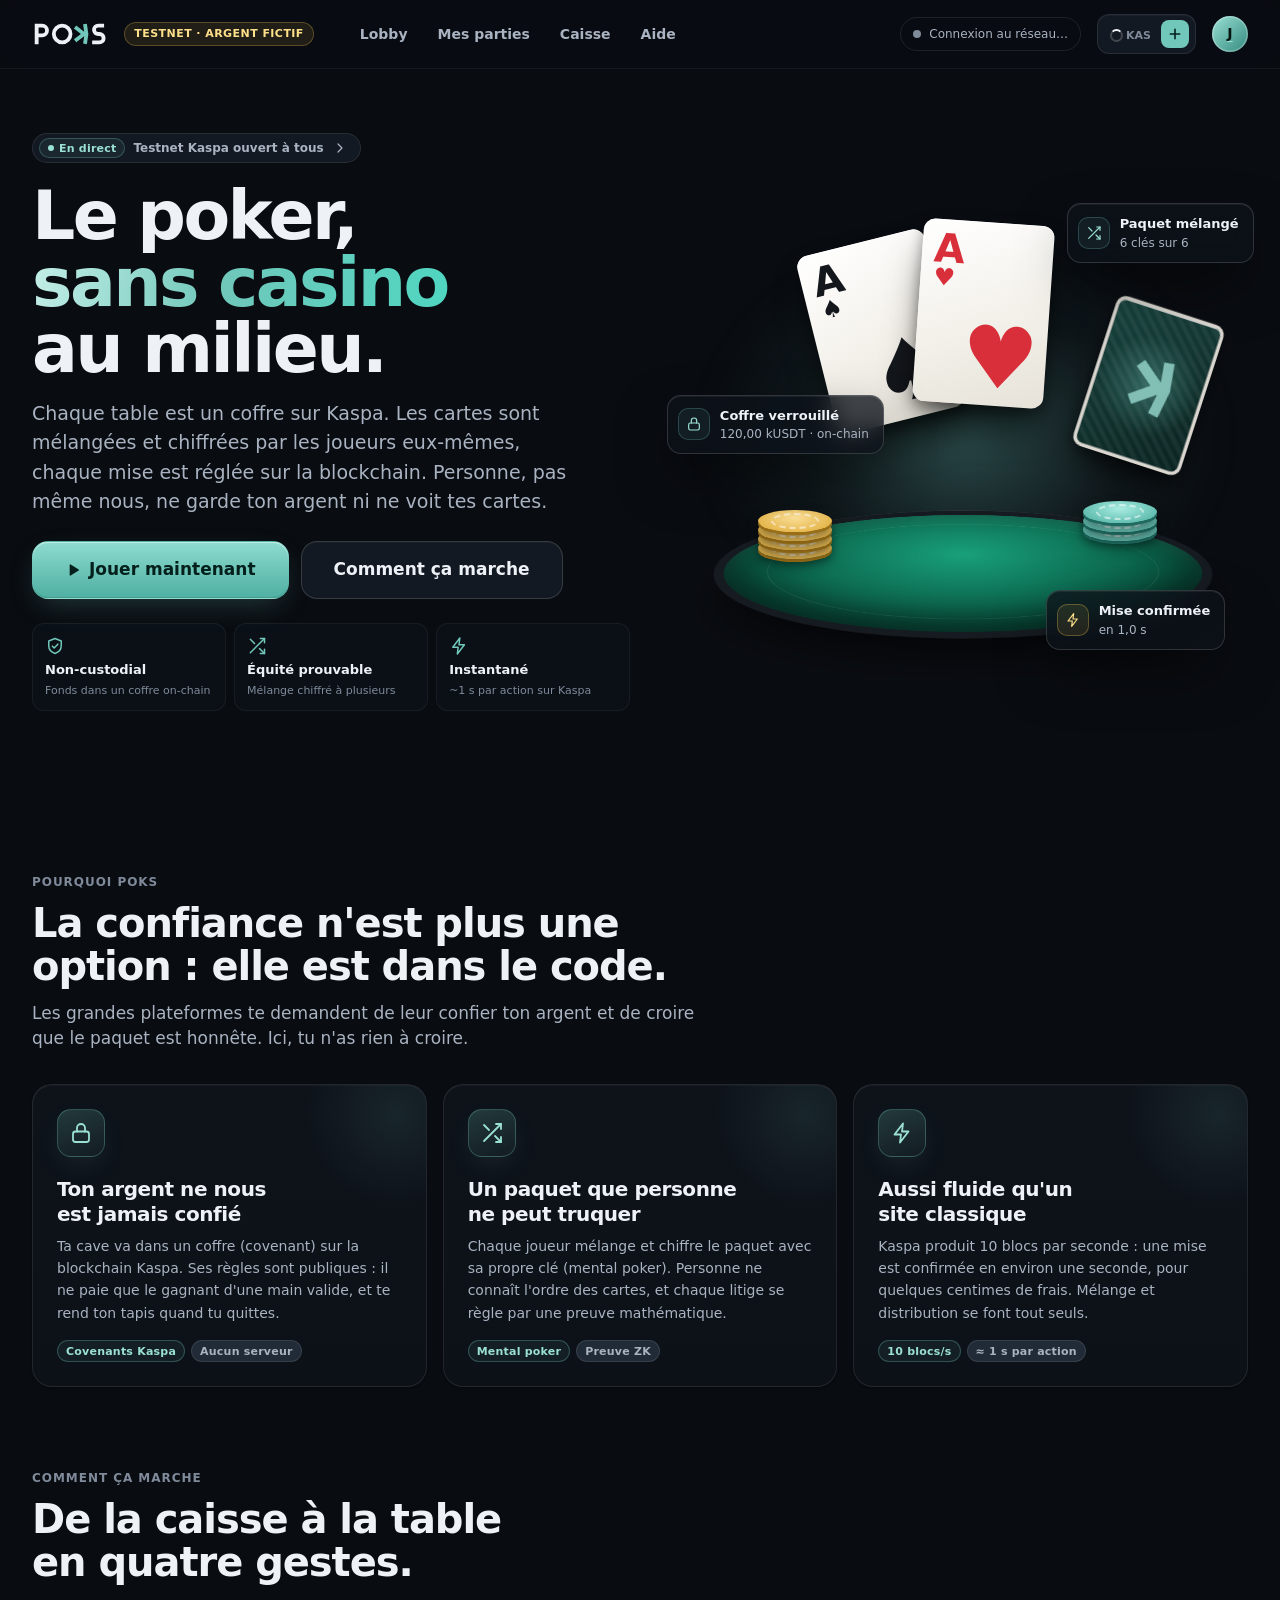
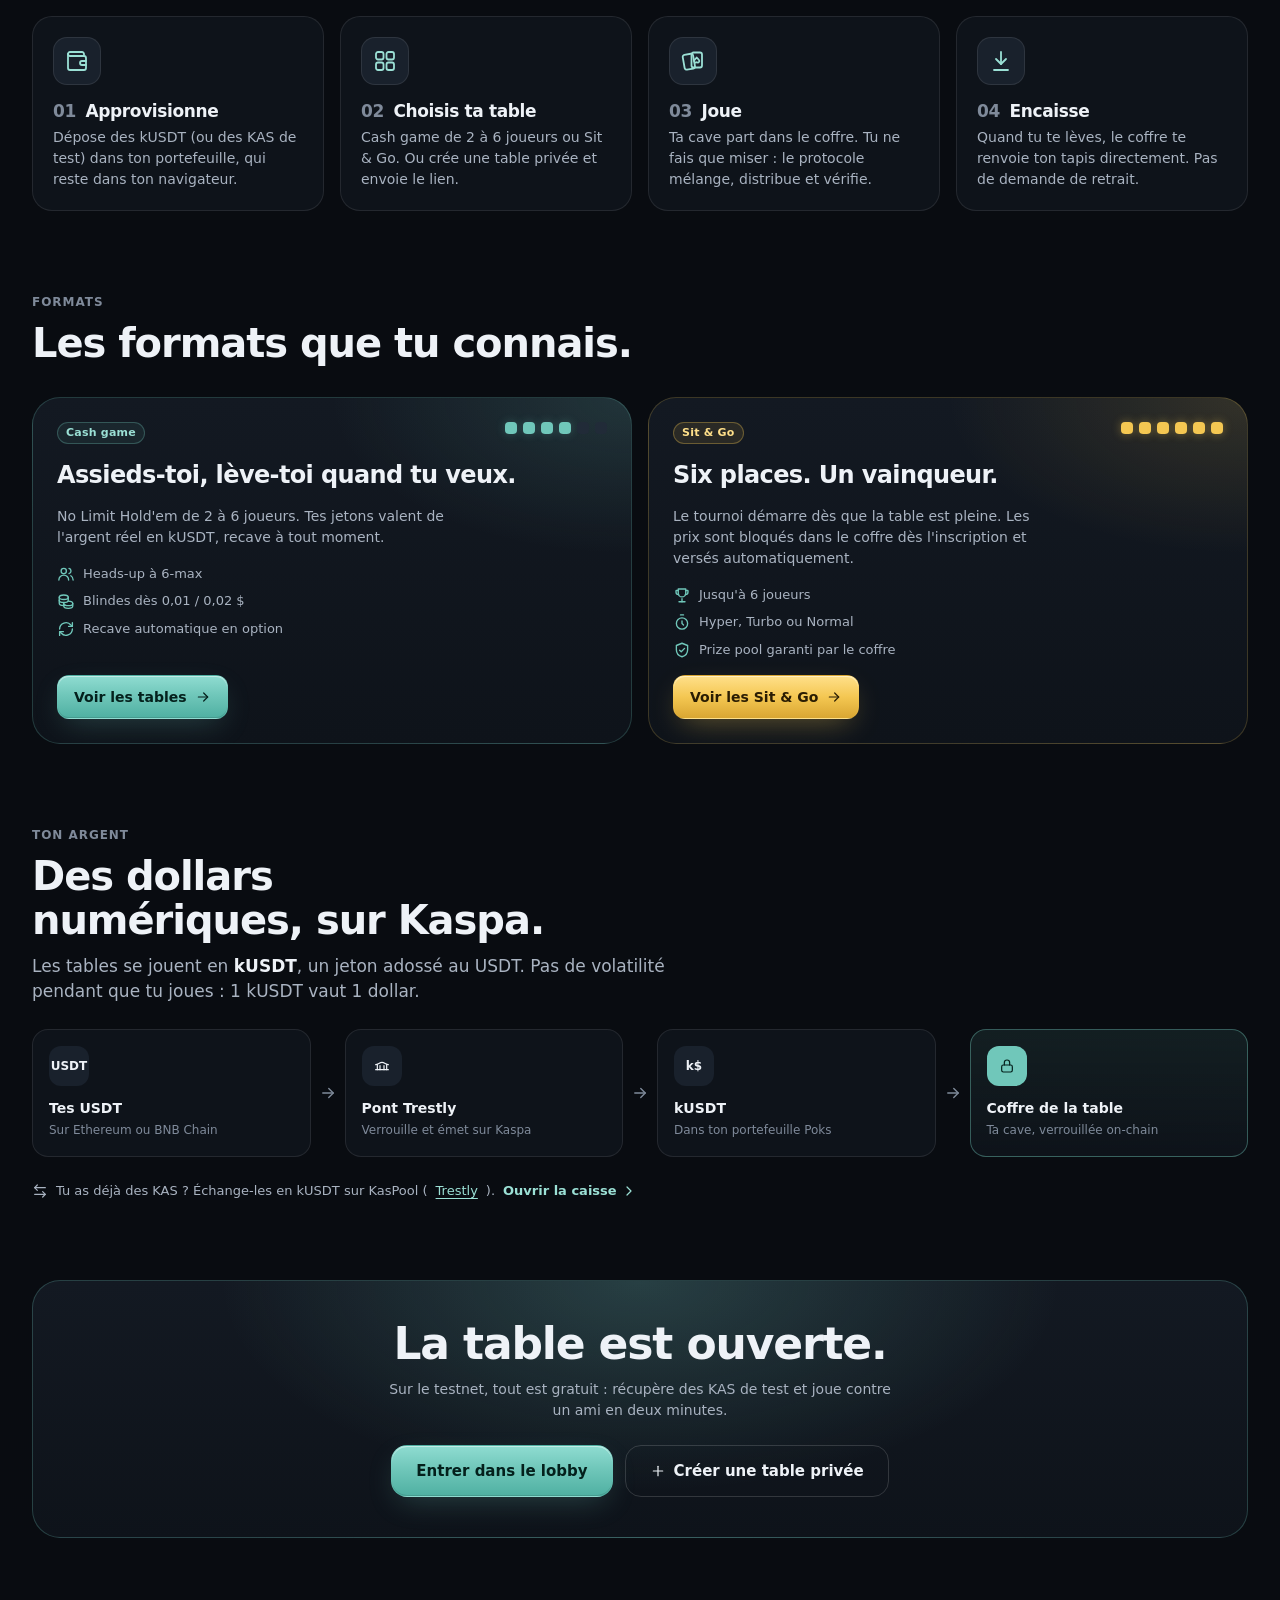
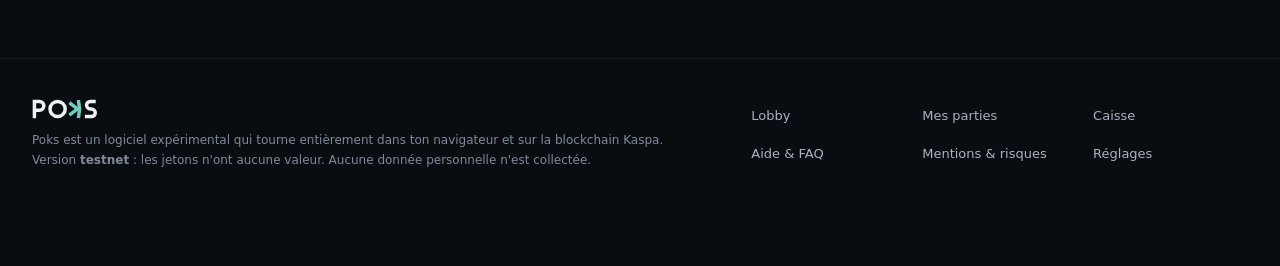
<file: index.html>
<!doctype html>
<html lang="fr">
<head>
<meta charset="utf-8">
<meta name="viewport" content="width=device-width, initial-scale=1, viewport-fit=cover">
<meta name="theme-color" content="#090c11">
<meta name="color-scheme" content="dark">
<meta name="mobile-web-app-capable" content="yes">
<meta name="apple-mobile-web-app-status-bar-style" content="black-translucent">
<meta name="description" content="Poks : poker No Limit Hold'em sans serveur sur la blockchain Kaspa. Cash games et Sit & Go jusqu'à 6 joueurs, fonds dans un coffre on-chain, mélange chiffré par les joueurs.">
<title>Poks — Poker sur Kaspa</title>
<link rel="icon" href="data:image/svg+xml,%3Csvg xmlns='http://www.w3.org/2000/svg' viewBox='0 0 64 64'%3E%3Crect width='64' height='64' rx='14' fill='%23090c11'/%3E%3Cpath fill='%2370C7BA' transform='translate(-36 -27) scale(.62)' d='M123.6,152.2l-20.3-3l5.8-39.4l-42.6,32.8l-12.5-16.4l37.4-28.8L53.9,68.7l12.5-16.4L109,85.1l-5.8-39.4l20.3-3l8.1,54.8L123.6,152.2Z'/%3E%3C/svg%3E">
<!-- Styles critiques seulement (écran de démarrage) : le design system (app/design/*.css) est injecté par app.js. -->
<style>
html, body { margin: 0; background: #090c11; color: #eef2f7; font-family: ui-sans-serif, system-ui, -apple-system, "Segoe UI", Roboto, sans-serif; }
.boot { position: fixed; inset: 0; z-index: 100; display: flex; flex-direction: column; align-items: center; justify-content: center; gap: 22px; background: radial-gradient(700px 420px at 50% 42%, #10232a, #090c11 70%); transition: opacity .35s, visibility .35s; }
.boot.done { opacity: 0; visibility: hidden; pointer-events: none; }
.boot [data-logo] { height: 40px; display: inline-flex; color: #eef2f7; } .boot svg { height: 100%; width: auto; }
.boot .bar { width: 120px; height: 3px; border-radius: 3px; background: rgba(255,255,255,.08); overflow: hidden; }
.boot .bar i { display: block; width: 40%; height: 100%; border-radius: inherit; background: #70c7ba; animation: bootbar 1.1s ease-in-out infinite; }
@keyframes bootbar { from { transform: translateX(-100%); } to { transform: translateX(250%); } }
.boot .kglyph { animation: kpulse 1.4s ease-in-out infinite; transform-origin: center; transform-box: fill-box; }
@keyframes kpulse { 50% { opacity: .5; } }
body:not(.ready) > :not(.boot) { visibility: hidden; }
@media (prefers-reduced-motion: reduce) { .boot .bar i, .boot .kglyph { animation: none; } }
</style>
<link rel="preload" href="./kaspa_bg.wasm" as="fetch" type="application/wasm" crossorigin>
</head>
<body>
<div class="boot" id="boot" role="status" aria-live="polite"><span data-logo></span><span class="bar" aria-hidden="true"><i></i></span><span class="sr" id="boot-msg">Chargement de Poks…</span></div>
<a class="sr" href="#view">Aller au contenu</a>

<header class="hdr">
  <div class="container container-wide hdr-in">
    <a class="logo" href="#/" id="go-home" aria-label="POKS, accueil"><span data-logo></span></a>
    <a class="testnet" href="#/legal" title="Réseau de test : jetons sans valeur"><span class="short">Testnet</span><span class="long">Testnet · argent fictif</span></a>
    <nav class="nav" aria-label="Navigation principale">
      <a href="#/lobby" data-nav="lobby">Lobby</a>
      <a href="#/parties" data-nav="parties">Mes parties</a>
      <a href="#/caisse" data-nav="caisse">Caisse</a>
      <a href="#/aide" data-nav="aide">Aide</a>
    </nav>
    <div class="grow"></div>
    <div class="netpill" id="net" title="Connexion directe au réseau Kaspa, sans serveur Poks"><span id="netdot"></span><span id="netlbl">Connexion à Kaspa…</span></div>
    <a class="balbtn" id="wallet-btn" href="#/caisse" aria-label="Caisse : solde et dépôts">
      <span class="mdot" aria-hidden="true"><span class="dot" id="netdot-m" style="background:var(--text-3)"></span></span>
      <span><span class="amt num" id="wbal">–</span><span class="cur">KAS</span></span>
      <span class="plus" aria-hidden="true"><svg class="ic" viewBox="0 0 24 24" fill="none" stroke="currentColor" stroke-linecap="round"><path d="M12 5v14M5 12h14"/></svg></span>
    </a>
    <a class="avatar-link" href="#/profil" aria-label="Profil et réglages"><span class="avatar" id="hdr-av">J</span></a>
  </div>
</header>

<main id="view" tabindex="-1"></main>

<nav class="tabbar-m" aria-label="Navigation">
  <a href="#/" data-nav="home"><svg class="ic" viewBox="0 0 24 24" fill="none" stroke="currentColor" stroke-width="1.8" stroke-linecap="round" stroke-linejoin="round" aria-hidden="true"><path d="M3 10.5 12 3l9 7.5"/><path d="M5 9.5V20a1 1 0 0 0 1 1h4v-6h4v6h4a1 1 0 0 0 1-1V9.5"/></svg>Accueil</a>
  <a href="#/lobby" data-nav="lobby"><svg class="ic" viewBox="0 0 24 24" fill="none" stroke="currentColor" stroke-width="1.8" stroke-linecap="round" stroke-linejoin="round" aria-hidden="true"><rect x="3" y="3" width="7.5" height="7.5" rx="2"/><rect x="13.5" y="3" width="7.5" height="7.5" rx="2"/><rect x="3" y="13.5" width="7.5" height="7.5" rx="2"/><rect x="13.5" y="13.5" width="7.5" height="7.5" rx="2"/></svg>Lobby</a>
  <a href="#/parties" data-nav="parties"><svg class="ic" viewBox="0 0 24 24" fill="none" stroke="currentColor" stroke-width="1.8" stroke-linecap="round" stroke-linejoin="round" aria-hidden="true"><rect x="2.6" y="5.2" width="10.5" height="15" rx="2" transform="rotate(-10 7.8 12.7)"/><rect x="10.5" y="3.5" width="10.5" height="15" rx="2"/></svg>Parties<span class="pip" id="pip-games" hidden></span></a>
  <a href="#/caisse" data-nav="caisse"><svg class="ic" viewBox="0 0 24 24" fill="none" stroke="currentColor" stroke-width="1.8" stroke-linecap="round" stroke-linejoin="round" aria-hidden="true"><path d="M19 7V5a2 2 0 0 0-2-2H5a2 2 0 0 0 0 4h14a2 2 0 0 1 2 2v3"/><path d="M3 5v14a2 2 0 0 0 2 2h14a2 2 0 0 0 2-2v-3"/><path d="M21 12h-4a2 2 0 0 0 0 4h4z"/></svg>Caisse</a>
  <a href="#/profil" data-nav="profil"><svg class="ic" viewBox="0 0 24 24" fill="none" stroke="currentColor" stroke-width="1.8" stroke-linecap="round" stroke-linejoin="round" aria-hidden="true"><circle cx="12" cy="8" r="4"/><path d="M4 21a8 8 0 0 1 16 0"/></svg>Profil</a>
</nav>

<div class="resume" id="resume" hidden></div>
<div id="s-table" role="region" aria-label="Table de jeu"></div>

<!-- ======================= Créer une table ======================= -->
<div class="overlay" id="mod-create" role="dialog" aria-modal="true" aria-labelledby="mc-t"><div class="modal modal-wide">
  <span class="grab" aria-hidden="true"></span>
  <div class="modal-head"><div class="grow"><h2 id="mc-t">Créer une table</h2><p class="sub">Ta cave est déposée dans le coffre de la table. Tu la récupères, avec tes gains, en te levant.</p></div><button class="btn btn-icon btn-ghost" data-close aria-label="Fermer"></button></div>
  <div class="modal-body create-grid">
    <div class="field"><span class="label" id="l-fmt">Format</span><div class="seg" id="o-format" role="group" aria-labelledby="l-fmt">
      <button class="seg-opt compact" data-v="cash" aria-pressed="true">Cash game<small>Entre et sors quand tu veux</small></button><button class="seg-opt compact" data-v="sng" aria-pressed="false">Sit &amp; Go<small>Tournoi, 1 table</small></button></div></div>
    <div class="field"><span class="label" id="l-seats"><span id="l-seats-t">Joueurs max</span> <span class="hint" id="seats-hint">3 à 6 joueurs : bientôt</span></span><div class="seg seg-5" id="o-seats" role="group" aria-labelledby="l-seats">
      <button class="seg-opt compact" data-v="2" aria-pressed="false">2<small>Heads-up</small></button><button class="seg-opt compact" data-v="3" aria-pressed="false">3</button><button class="seg-opt compact" data-v="4" aria-pressed="false">4</button><button class="seg-opt compact" data-v="5" aria-pressed="false">5</button><button class="seg-opt compact" data-v="6" aria-pressed="true">6<small>6-max</small></button></div></div>
    <div id="cf-cash" class="create-grid">
      <div class="field"><span class="label" id="l-bl">Blindes</span><div class="seg" id="o-blinds" role="group" aria-labelledby="l-bl">
        <button class="seg-opt opt" data-v="0.05/0.1" aria-pressed="false">0,05/0,10<small>Micro</small></button><button class="seg-opt opt" data-v="0.1/0.2" aria-pressed="true">0,10/0,20<small>Basses</small></button><button class="seg-opt opt" data-v="0.25/0.5" aria-pressed="false">0,25/0,50<small>Moyennes</small></button></div></div>
      <div class="field"><span class="label" id="l-buy">Cave <span class="hint" id="buy-hint">min – max par joueur</span></span><div class="seg" id="o-buyin" role="group" aria-labelledby="l-buy">
        <button class="seg-opt opt" data-v="5" aria-pressed="false">5<small>KAS</small></button><button class="seg-opt opt" data-v="10" aria-pressed="true">10<small>KAS</small></button><button class="seg-opt opt" data-v="20" aria-pressed="false">20<small>KAS</small></button><button class="seg-opt opt" data-v="50" aria-pressed="false">50<small>KAS</small></button></div></div>
    </div>
    <div id="cf-sng" class="create-grid" hidden>
      <div class="field"><span class="label" id="l-entry">Droit d'entrée <span class="hint">le prize pool = entrée × places</span></span><div class="seg" id="o-entry" role="group" aria-labelledby="l-entry">
        <button class="seg-opt" data-v="1" aria-pressed="false">1<small>KAS</small></button><button class="seg-opt" data-v="2" aria-pressed="false">2<small>KAS</small></button><button class="seg-opt" data-v="5" aria-pressed="true">5<small>KAS</small></button><button class="seg-opt" data-v="10" aria-pressed="false">10<small>KAS</small></button></div></div>
      <div class="field"><span class="label" id="l-stack">Tapis de départ</span><div class="seg" id="o-stack" role="group" aria-labelledby="l-stack">
        <button class="seg-opt compact" data-v="1500" aria-pressed="true">1 500<small>Rapide</small></button><button class="seg-opt compact" data-v="3000" aria-pressed="false">3 000<small>Profond</small></button></div></div>
      <div class="field"><span class="label" id="l-lvl">Blindes qui montent</span><div class="seg" id="o-level" role="group" aria-labelledby="l-lvl">
        <button class="seg-opt compact" data-v="3" aria-pressed="false">3 mains<small>Express</small></button><button class="seg-opt compact" data-v="6" aria-pressed="false">6 mains<small>Hyper</small></button><button class="seg-opt compact" data-v="10" aria-pressed="true">10 mains<small>Turbo</small></button><button class="seg-opt compact" data-v="15" aria-pressed="false">15 mains<small>Normal</small></button></div></div>
    </div>
    <div class="field"><span class="label" id="l-time">Temps de réflexion</span><div class="seg" id="o-time" role="group" aria-labelledby="l-time">
      <button class="seg-opt opt" data-v="30" aria-pressed="false">30 s<small>Rapide</small></button><button class="seg-opt opt" data-v="60" aria-pressed="true">60 s<small>Normal</small></button><button class="seg-opt opt" data-v="120" aria-pressed="false">2 min<small>Tranquille</small></button></div></div>
    <div class="field"><span class="label" id="l-vis">Visibilité</span><div class="seg" id="o-vis" role="group" aria-labelledby="l-vis">
      <button class="seg-opt compact" data-v="private" aria-pressed="true">Privée<small>Sur invitation</small></button><button class="seg-opt compact" data-v="public" aria-pressed="false" disabled>Publique<span class="soon">Avec l'indexeur</span></button></div></div>
    <div class="recap"><dl class="kv" id="create-recap"></dl></div>
    <div id="create-warn"></div>
  </div>
  <div class="modal-foot"><button class="btn btn-primary btn-lg btn-block" id="b-create">Créer la table et inviter</button></div>
</div></div>

<!-- ======================= Rejoindre par lien ======================= -->
<div class="overlay" id="mod-link" role="dialog" aria-modal="true" aria-labelledby="ml-t"><div class="modal">
  <span class="grab" aria-hidden="true"></span>
  <div class="modal-head"><div class="grow"><h2 id="ml-t">Rejoindre une table</h2><p class="sub">Colle le lien d'invitation que tu as reçu.</p></div><button class="btn btn-icon btn-ghost" data-close aria-label="Fermer"></button></div>
  <div class="modal-body"><div class="field"><label class="label" for="j-link">Lien d'invitation</label><input class="input" id="j-link" placeholder="https://…#join=…" autocomplete="off" autocapitalize="off" spellcheck="false"></div></div>
  <div class="modal-foot"><button class="btn btn-ghost" data-close>Annuler</button><button class="btn btn-primary" id="b-join">Voir la table</button></div>
</div></div>

<!-- ======================= Confirmation pour rejoindre ======================= -->
<div class="overlay" id="mod-join" role="dialog" aria-modal="true" aria-labelledby="mj-t"><div class="modal">
  <span class="grab" aria-hidden="true"></span>
  <div class="modal-head"><div class="grow"><h2 id="mj-t">Rejoindre la table</h2><p class="sub">Heads-up · No Limit Hold'em · KAS de test</p></div><button class="btn btn-icon btn-ghost" data-close aria-label="Fermer"></button></div>
  <div class="modal-body">
    <div class="recap"><dl class="kv" id="mj-info"></dl></div>
    <div id="mj-warn"></div>
    <div class="callout" id="mj-note"></div>
  </div>
  <div class="modal-foot"><button class="btn btn-ghost" data-close>Annuler</button><button class="btn btn-primary" id="mj-ok">Rejoindre et déposer</button></div>
</div></div>

<div class="toasts" id="toasts" aria-live="polite"></div>
<script type="module" src="./app.js"></script>
</body>
</html>
</file>
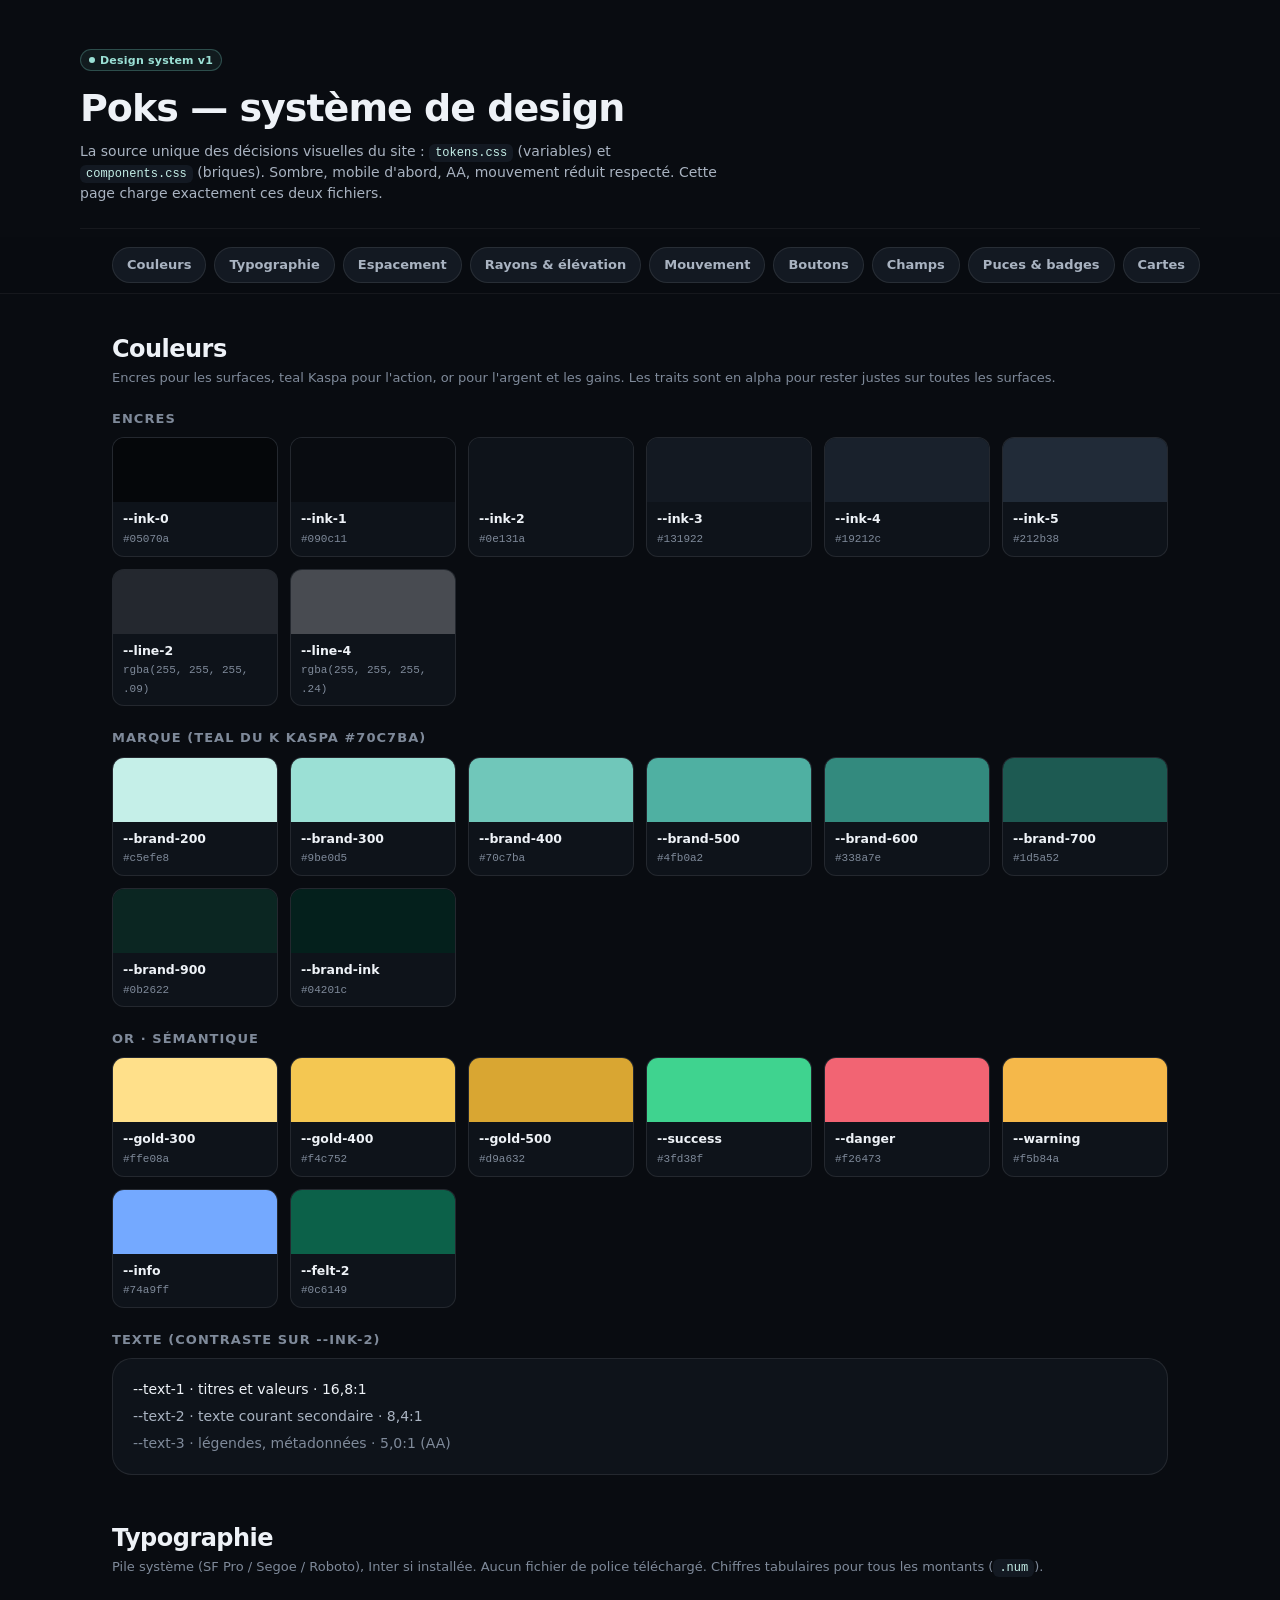
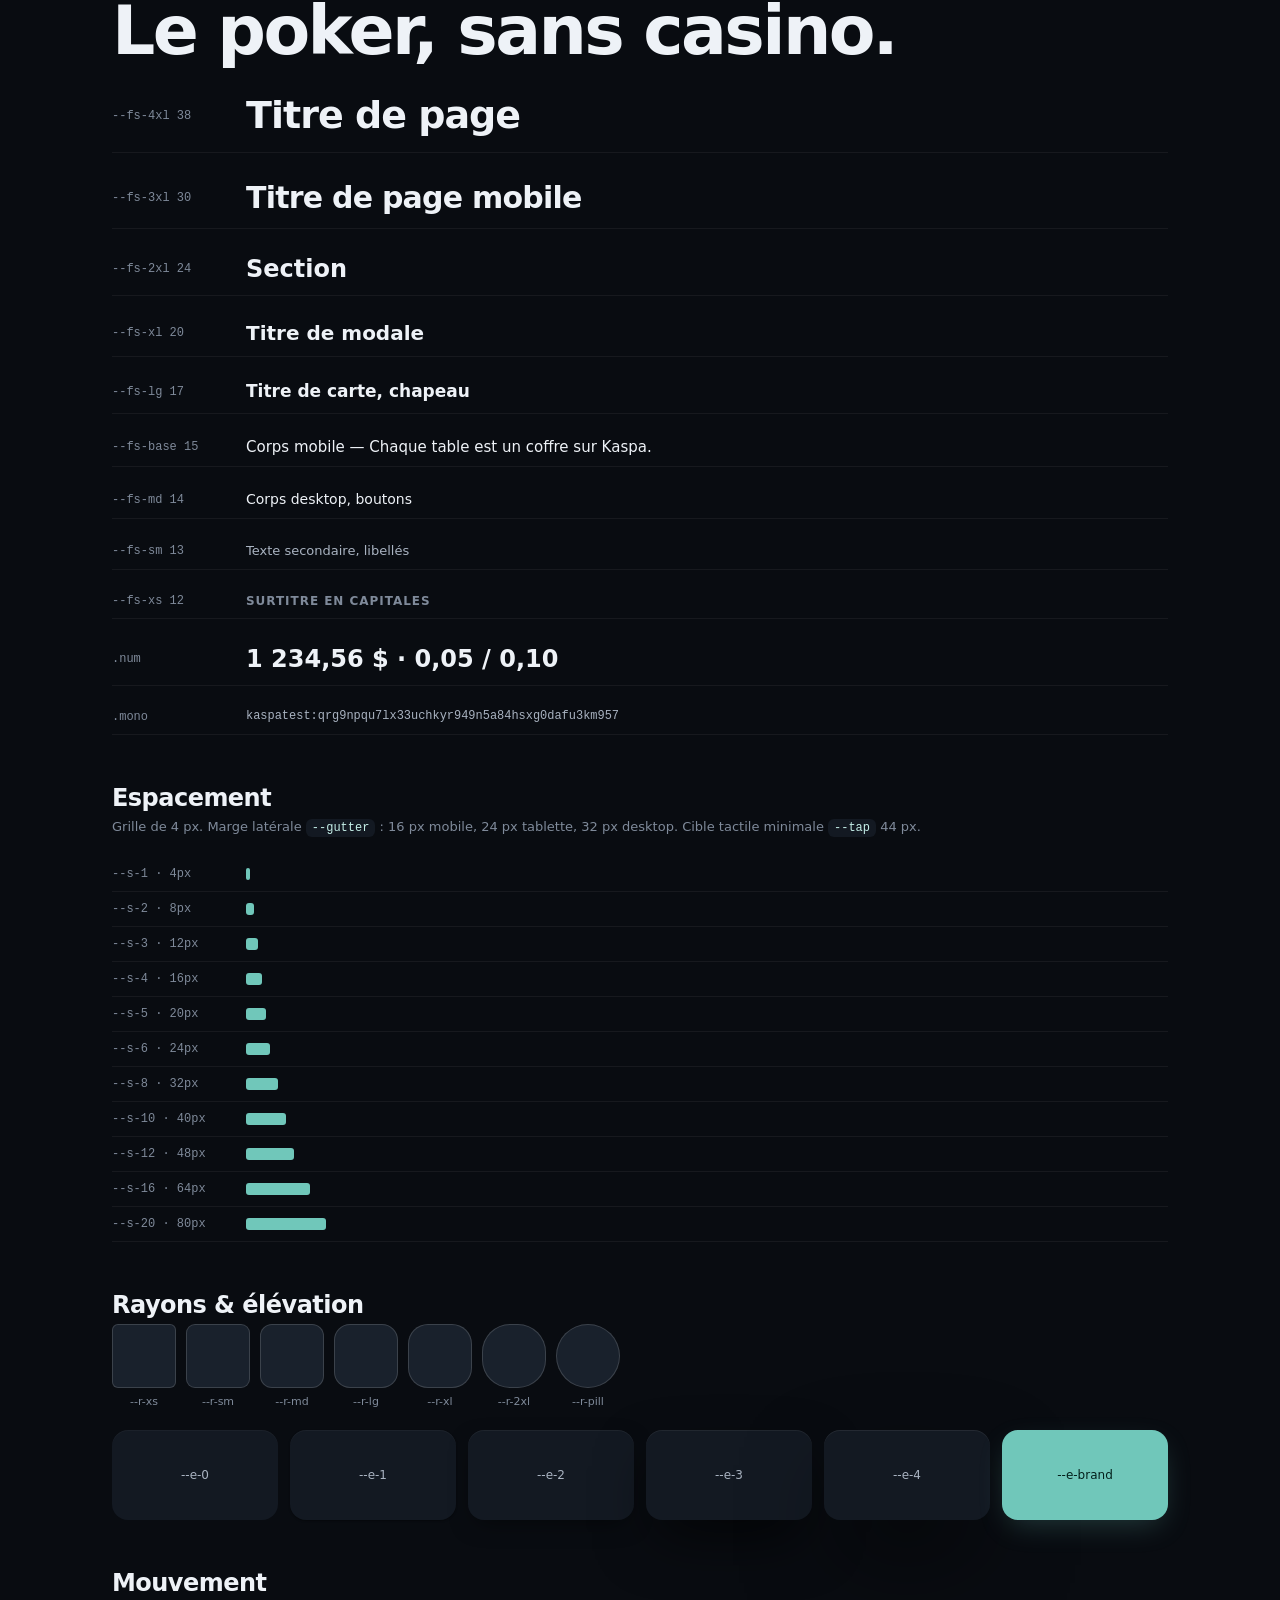
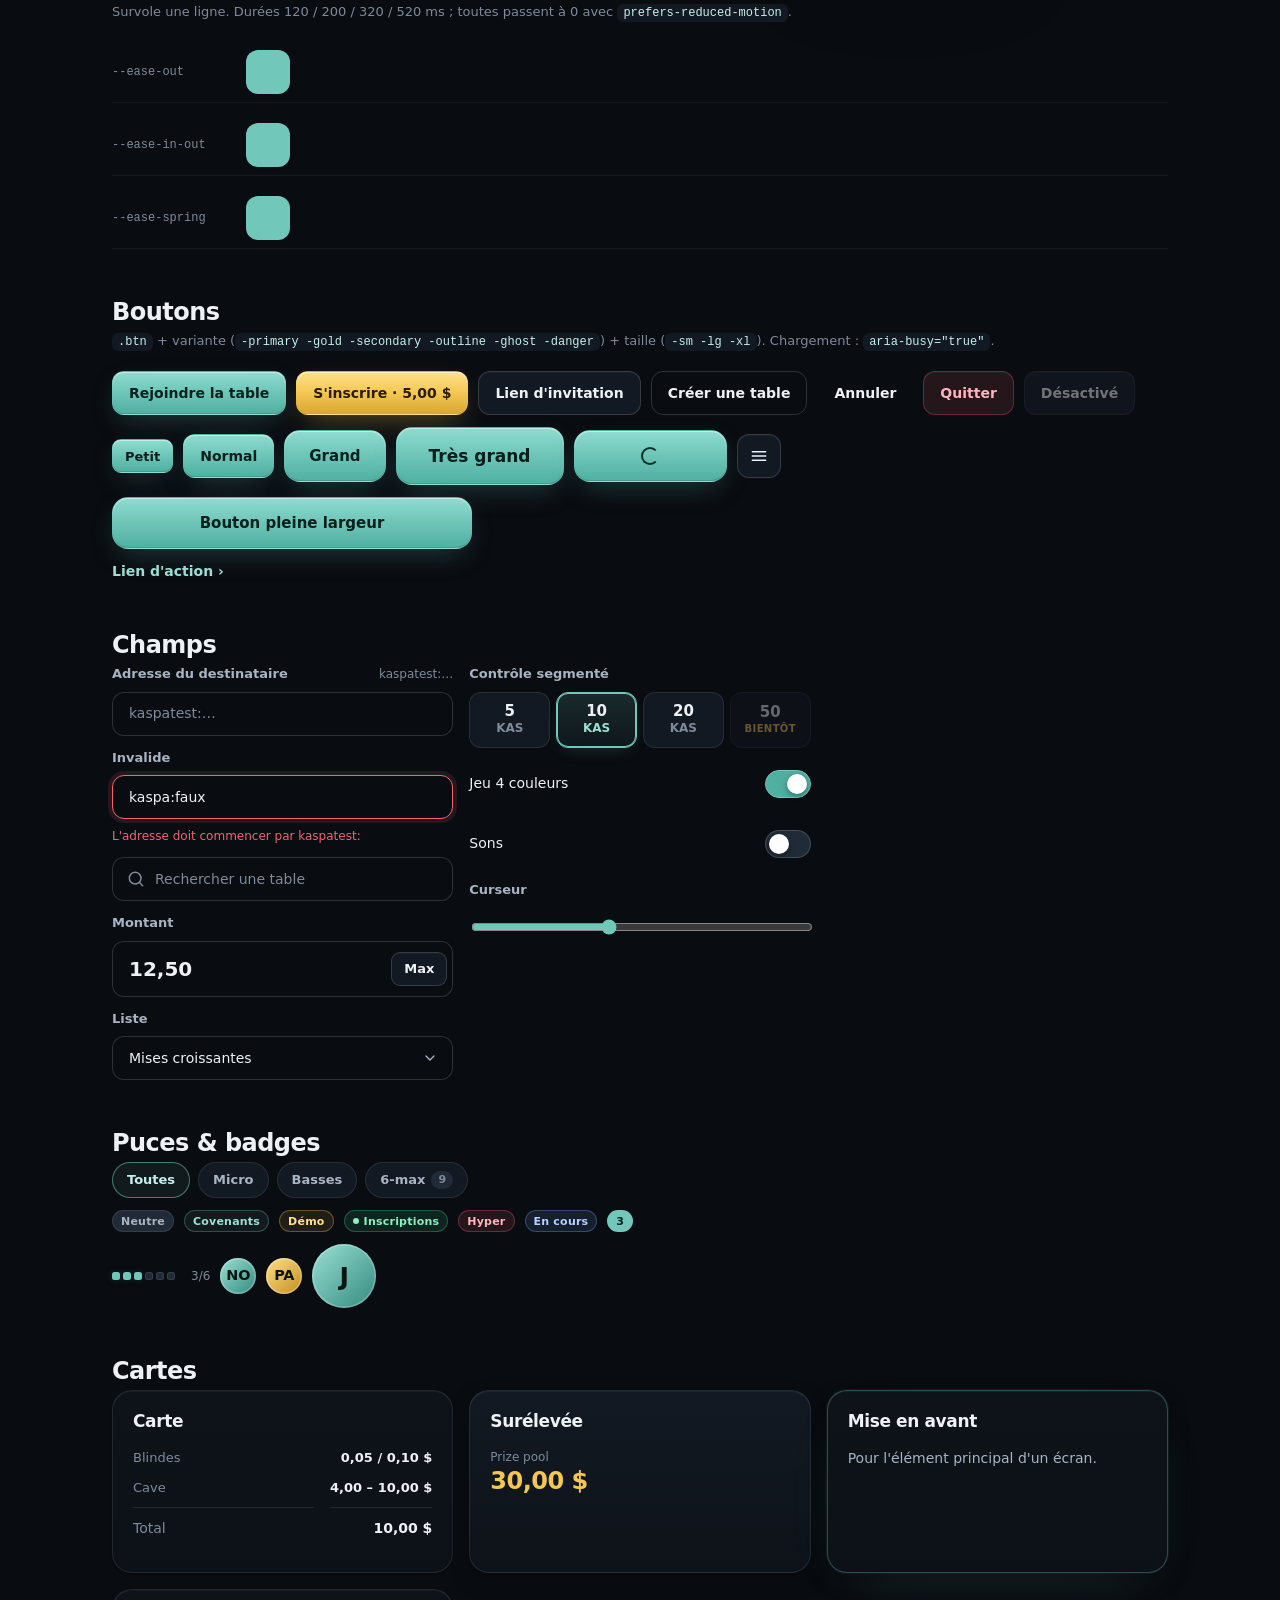
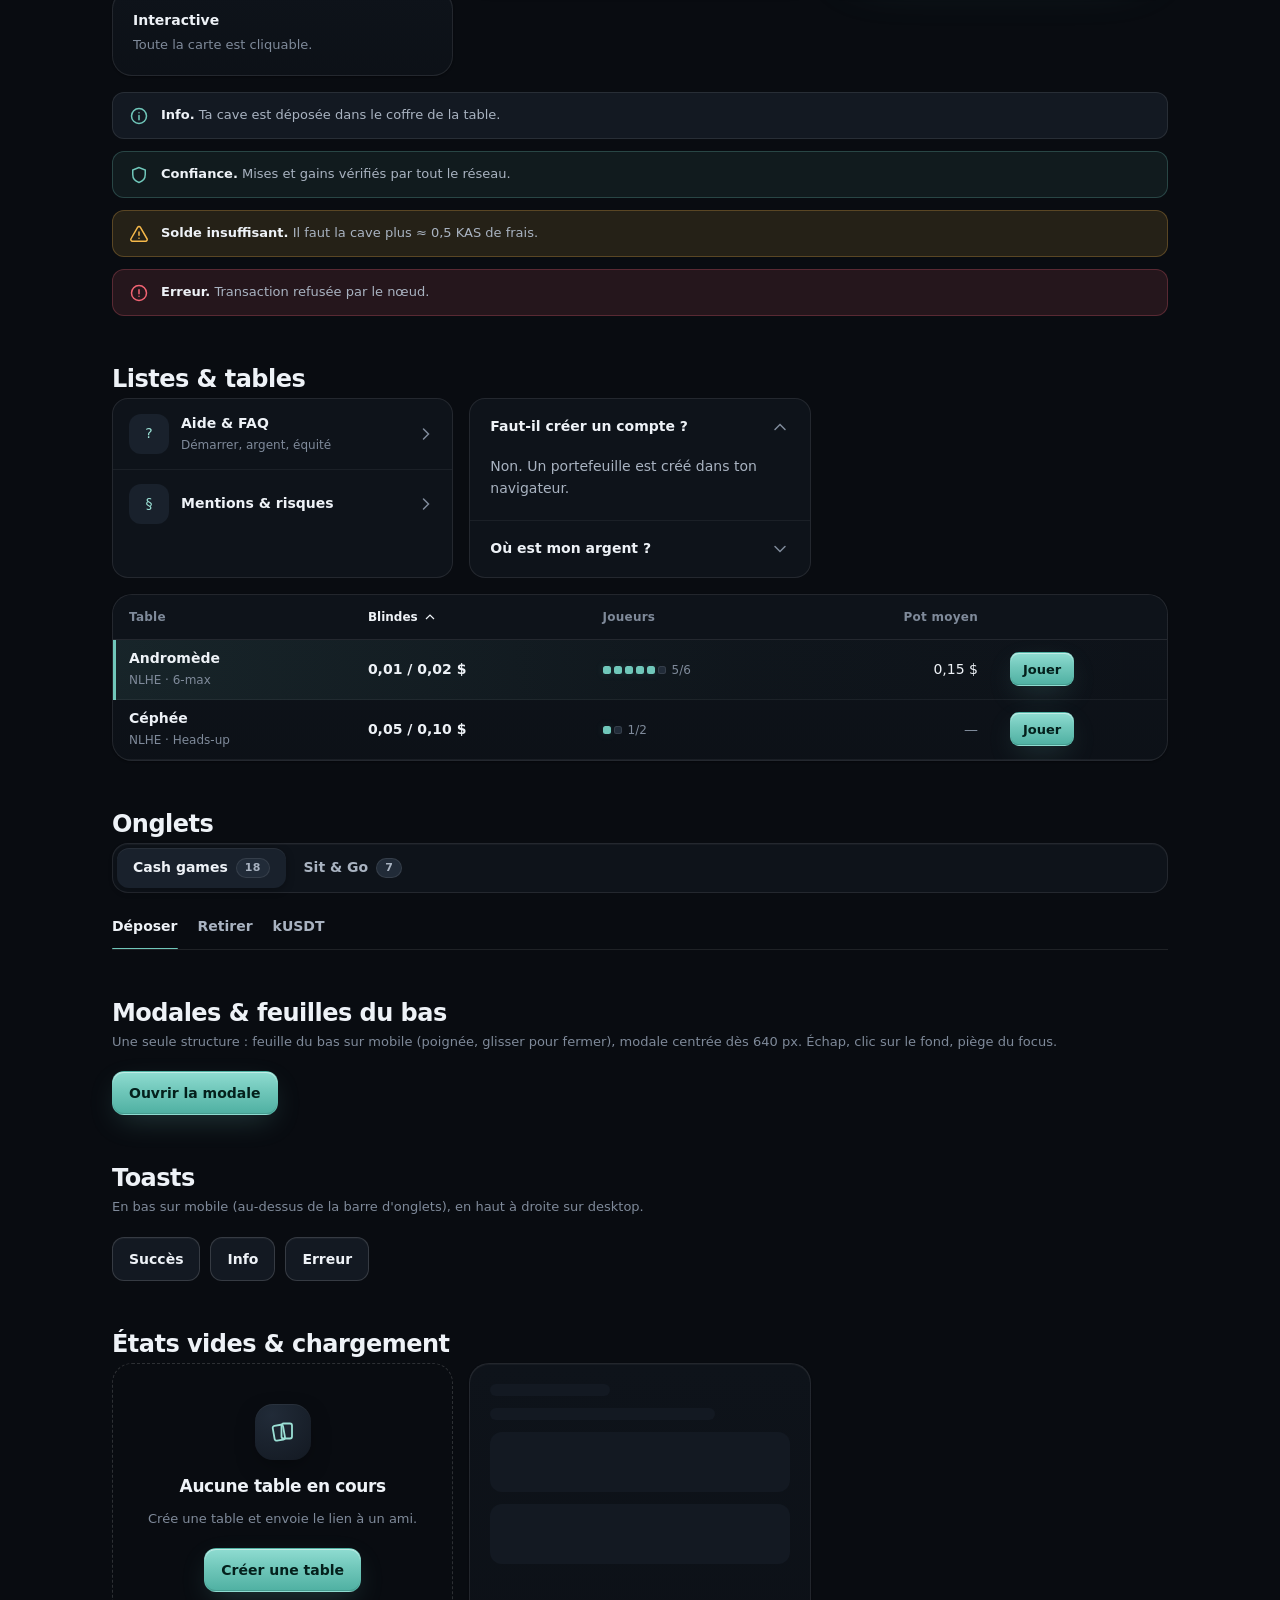
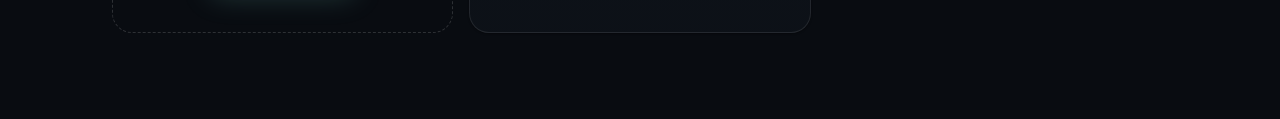
<file: design/styleguide.html>
<!doctype html>
<html lang="fr">
<head>
<meta charset="utf-8">
<meta name="viewport" content="width=device-width, initial-scale=1, viewport-fit=cover">
<title>Poks — Design system</title>
<link rel="stylesheet" href="tokens.css">
<link rel="stylesheet" href="components.css">
<style>
  body { padding-bottom: 80px; }
  .sg { max-width: 1120px; margin: 0 auto; padding: 0 var(--gutter); }
  .sg-hero { padding: 48px 0 24px; border-bottom: 1px solid var(--line-1); margin-bottom: 8px; }
  .sg-hero h1 { font-size: var(--fs-4xl); letter-spacing: var(--tracking-display); }
  .sg-hero p { color: var(--text-2); max-width: 640px; margin-top: 8px; }
  .sg-nav { position: sticky; top: 0; z-index: 5; background: color-mix(in srgb, var(--ink-1) 85%, transparent); backdrop-filter: blur(12px); padding: 10px 0; border-bottom: 1px solid var(--line-1); }
  .sg-nav .chips { flex-wrap: nowrap; overflow-x: auto; scrollbar-width: none; }
  .sg-nav a { text-decoration: none; }
  section.sgs { padding: 40px 0 8px; scroll-margin-top: 60px; }
  section.sgs > h2 { font-size: var(--fs-2xl); margin-bottom: 4px; }
  section.sgs > p.d { color: var(--text-3); margin-bottom: 20px; font-size: var(--fs-sm); }
  h3.sub { font-size: var(--fs-sm); color: var(--text-3); text-transform: uppercase; letter-spacing: var(--tracking-caps); font-weight: var(--fw-semibold); margin: 24px 0 10px; }
  .grid { display: grid; gap: 12px; grid-template-columns: repeat(auto-fill, minmax(150px, 1fr)); }
  .grid-2 { display: grid; gap: 16px; grid-template-columns: repeat(auto-fill, minmax(320px, 1fr)); }
  .sw { border-radius: var(--r-md); border: 1px solid var(--line-2); overflow: hidden; background: var(--ink-2); }
  .sw i { display: block; height: 64px; }
  .sw div { padding: 8px 10px; font-size: 12px; } .sw b { display: block; font-size: 12.5px; } .sw code { color: var(--text-3); font-size: 11px; }
  .demo { display: flex; flex-wrap: wrap; gap: 10px; align-items: center; }
  .tok { display: flex; align-items: center; gap: 14px; padding: 8px 0; border-bottom: 1px solid var(--line-1); font-size: 13px; }
  .tok code { width: 120px; color: var(--text-3); font-size: 12px; flex: none; }
  .bar { height: 12px; background: var(--brand-400); border-radius: 3px; }
  .rad { width: 64px; height: 64px; background: var(--ink-4); border: 1px solid var(--line-3); }
  .elev { height: 90px; border-radius: var(--r-lg); background: var(--ink-3); display: grid; place-items: center; font-size: 12px; color: var(--text-2); }
  .mot { width: 44px; height: 44px; border-radius: 12px; background: var(--brand-400); transition: transform var(--dur-4) var(--e, var(--ease-out)); }
  .motrow:hover .mot { transform: translateX(160px); }
  code.inline { font-family: var(--font-mono); font-size: 12px; background: var(--ink-3); padding: 2px 6px; border-radius: 6px; color: var(--brand-200); }
  [data-logo] svg { height: 28px; width: auto; color: var(--text-1); }
</style>
</head>
<body>
<header class="sg sg-hero">
  <span class="badge badge-brand"><span class="dot"></span>Design system v1</span>
  <h1 style="margin-top:14px">Poks — système de design</h1>
  <p>La source unique des décisions visuelles du site : <code class="inline">tokens.css</code> (variables) et <code class="inline">components.css</code> (briques). Sombre, mobile d'abord, AA, mouvement réduit respecté. Cette page charge exactement ces deux fichiers.</p>
</header>
<nav class="sg-nav"><div class="sg chips">
  <a class="chip" href="#couleurs">Couleurs</a><a class="chip" href="#type">Typographie</a><a class="chip" href="#espace">Espacement</a><a class="chip" href="#rayons">Rayons &amp; élévation</a><a class="chip" href="#mouvement">Mouvement</a><a class="chip" href="#boutons">Boutons</a><a class="chip" href="#champs">Champs</a><a class="chip" href="#puces">Puces &amp; badges</a><a class="chip" href="#cartes">Cartes</a><a class="chip" href="#listes">Listes &amp; tables</a><a class="chip" href="#onglets">Onglets</a><a class="chip" href="#modales">Modales</a><a class="chip" href="#toasts">Toasts</a><a class="chip" href="#etats">États vides &amp; chargement</a>
</div></nav>
<main class="sg">

<section class="sgs" id="couleurs"><h2>Couleurs</h2><p class="d">Encres pour les surfaces, teal Kaspa pour l'action, or pour l'argent et les gains. Les traits sont en alpha pour rester justes sur toutes les surfaces.</p>
  <h3 class="sub">Encres</h3><div class="grid" id="sw-ink"></div>
  <h3 class="sub">Marque (teal du K Kaspa #70C7BA)</h3><div class="grid" id="sw-brand"></div>
  <h3 class="sub">Or · sémantique</h3><div class="grid" id="sw-sem"></div>
  <h3 class="sub">Texte (contraste sur --ink-2)</h3>
  <div class="card card-flat"><p style="color:var(--text-1)">--text-1 · titres et valeurs · 16,8:1</p><p style="color:var(--text-2);margin-top:6px">--text-2 · texte courant secondaire · 8,4:1</p><p style="color:var(--text-3);margin-top:6px">--text-3 · légendes, métadonnées · 5,0:1 (AA)</p></div>
</section>

<section class="sgs" id="type"><h2>Typographie</h2><p class="d">Pile système (SF Pro / Segoe / Roboto), Inter si installée. Aucun fichier de police téléchargé. Chiffres tabulaires pour tous les montants (<code class="inline">.num</code>).</p>
  <div class="stack" style="gap:14px">
    <div style="font-size:var(--fs-hero);font-weight:var(--fw-black);letter-spacing:-.038em;line-height:1">Le poker, sans casino.</div>
    <div class="tok"><code>--fs-4xl 38</code><span style="font-size:var(--fs-4xl);font-weight:750;letter-spacing:var(--tracking-display)">Titre de page</span></div>
    <div class="tok"><code>--fs-3xl 30</code><span style="font-size:var(--fs-3xl);font-weight:750;letter-spacing:var(--tracking-display)">Titre de page mobile</span></div>
    <div class="tok"><code>--fs-2xl 24</code><span style="font-size:var(--fs-2xl);font-weight:750">Section</span></div>
    <div class="tok"><code>--fs-xl 20</code><span style="font-size:var(--fs-xl);font-weight:750">Titre de modale</span></div>
    <div class="tok"><code>--fs-lg 17</code><span style="font-size:var(--fs-lg);font-weight:650">Titre de carte, chapeau</span></div>
    <div class="tok"><code>--fs-base 15</code><span style="font-size:var(--fs-base)">Corps mobile — Chaque table est un coffre sur Kaspa.</span></div>
    <div class="tok"><code>--fs-md 14</code><span style="font-size:var(--fs-md)">Corps desktop, boutons</span></div>
    <div class="tok"><code>--fs-sm 13</code><span style="font-size:var(--fs-sm);color:var(--text-2)">Texte secondaire, libellés</span></div>
    <div class="tok"><code>--fs-xs 12</code><span class="eyebrow">Surtitre en capitales</span></div>
    <div class="tok"><code>.num</code><span class="num" style="font-size:var(--fs-2xl);font-weight:750">1 234,56 $ · 0,05 / 0,10</span></div>
    <div class="tok"><code>.mono</code><span class="mono t2">kaspatest:qrg9npqu7lx33uchkyr949n5a84hsxg0dafu3km957</span></div>
  </div>
</section>

<section class="sgs" id="espace"><h2>Espacement</h2><p class="d">Grille de 4 px. Marge latérale <code class="inline">--gutter</code> : 16 px mobile, 24 px tablette, 32 px desktop. Cible tactile minimale <code class="inline">--tap</code> 44 px.</p>
  <div id="spacing"></div>
</section>

<section class="sgs" id="rayons"><h2>Rayons &amp; élévation</h2>
  <div class="demo" id="radii"></div>
  <div class="grid" style="margin-top:20px"><div class="elev" style="box-shadow:var(--e-0)">--e-0</div><div class="elev" style="box-shadow:var(--e-1)">--e-1</div><div class="elev" style="box-shadow:var(--e-2)">--e-2</div><div class="elev" style="box-shadow:var(--e-3)">--e-3</div><div class="elev" style="box-shadow:var(--e-4)">--e-4</div><div class="elev" style="box-shadow:var(--e-brand);background:var(--brand-400);color:var(--brand-ink)">--e-brand</div></div>
</section>

<section class="sgs" id="mouvement"><h2>Mouvement</h2><p class="d">Survole une ligne. Durées 120 / 200 / 320 / 520 ms ; toutes passent à 0 avec <code class="inline">prefers-reduced-motion</code>.</p>
  <div class="stack"><div class="motrow tok"><code>--ease-out</code><span class="mot"></span></div><div class="motrow tok"><code>--ease-in-out</code><span class="mot" style="--e:var(--ease-in-out)"></span></div><div class="motrow tok"><code>--ease-spring</code><span class="mot" style="--e:var(--ease-spring)"></span></div></div>
</section>

<section class="sgs" id="boutons"><h2>Boutons</h2><p class="d"><code class="inline">.btn</code> + variante (<code class="inline">-primary -gold -secondary -outline -ghost -danger</code>) + taille (<code class="inline">-sm -lg -xl</code>). Chargement : <code class="inline">aria-busy="true"</code>.</p>
  <div class="stack">
    <div class="demo"><button class="btn btn-primary">Rejoindre la table</button><button class="btn btn-gold">S'inscrire · 5,00 $</button><button class="btn btn-secondary">Lien d'invitation</button><button class="btn btn-outline">Créer une table</button><button class="btn btn-ghost">Annuler</button><button class="btn btn-danger">Quitter</button><button class="btn" disabled>Désactivé</button></div>
    <div class="demo"><button class="btn btn-primary btn-sm">Petit</button><button class="btn btn-primary">Normal</button><button class="btn btn-primary btn-lg">Grand</button><button class="btn btn-primary btn-xl">Très grand</button><button class="btn btn-primary btn-lg" aria-busy="true">Chargement</button><button class="btn btn-secondary btn-icon" aria-label="Menu"><svg class="ic" viewBox="0 0 24 24" fill="none" stroke="currentColor" stroke-width="1.8" stroke-linecap="round"><path d="M4 7h16M4 12h16M4 17h16"/></svg></button></div>
    <div style="max-width:360px"><button class="btn btn-primary btn-lg btn-block">Bouton pleine largeur</button></div>
    <div class="demo"><a class="link" href="#boutons">Lien d'action ›</a></div>
  </div>
</section>

<section class="sgs" id="champs"><h2>Champs</h2>
  <div class="grid-2">
    <div class="stack">
      <div class="field"><label class="label" for="i1">Adresse du destinataire <span class="hint">kaspatest:…</span></label><input class="input" id="i1" placeholder="kaspatest:…"></div>
      <div class="field"><label class="label" for="i2">Invalide</label><input class="input" id="i2" value="kaspa:faux" aria-invalid="true"><span class="help" style="color:var(--danger)">L'adresse doit commencer par kaspatest:</span></div>
      <label class="input-group"><svg class="ic" viewBox="0 0 24 24" fill="none" stroke="currentColor" stroke-width="1.8" stroke-linecap="round"><circle cx="11" cy="11" r="7"/><path d="m20 20-3.8-3.8"/></svg><span class="sr">Rechercher</span><input class="input" placeholder="Rechercher une table"></label>
      <div class="field"><label class="label" for="i3">Montant</label><div class="input-group"><input class="input amount" id="i3" value="12,50" inputmode="decimal"><span class="addon"><button class="btn btn-sm btn-secondary">Max</button></span></div></div>
      <div class="field"><label class="label" for="i4">Liste</label><select class="select" id="i4"><option>Mises croissantes</option><option>Plus de joueurs</option></select></div>
    </div>
    <div class="stack">
      <div class="field"><span class="label">Contrôle segmenté</span><div class="seg" id="segdemo"><button class="seg-opt" aria-pressed="false">5<small>KAS</small></button><button class="seg-opt" aria-pressed="true">10<small>KAS</small></button><button class="seg-opt" aria-pressed="false">20<small>KAS</small></button><button class="seg-opt" disabled>50<span class="soon">Bientôt</span></button></div></div>
      <label class="row" style="justify-content:space-between;min-height:48px"><span>Jeu 4 couleurs</span><span class="switch"><input type="checkbox" checked><span></span></span></label>
      <label class="row" style="justify-content:space-between;min-height:48px"><span>Sons</span><span class="switch"><input type="checkbox"><span></span></span></label>
      <div class="field"><span class="label">Curseur</span><input type="range" class="range" value="40"></div>
    </div>
  </div>
</section>

<section class="sgs" id="puces"><h2>Puces &amp; badges</h2>
  <div class="stack">
    <div class="chips" id="chipdemo"><button class="chip" aria-pressed="true">Toutes</button><button class="chip" aria-pressed="false">Micro</button><button class="chip" aria-pressed="false">Basses</button><button class="chip" aria-pressed="false">6-max<span class="count">9</span></button></div>
    <div class="demo"><span class="badge">Neutre</span><span class="badge badge-brand">Covenants</span><span class="badge badge-gold">Démo</span><span class="badge badge-success"><span class="dot dot-live"></span>Inscriptions</span><span class="badge badge-danger">Hyper</span><span class="badge badge-info">En cours</span><span class="badge badge-solid">3</span></div>
    <div class="demo"><span class="seats"><i class="on"></i><i class="on"></i><i class="on"></i><i></i><i></i><i></i></span><span class="seats-n">3/6</span><span class="avatar">NO</span><span class="avatar" style="background:linear-gradient(135deg,#ffe08a,#c48f1f)">PA</span><span class="avatar avatar-lg">J</span></div>
  </div>
</section>

<section class="sgs" id="cartes"><h2>Cartes</h2>
  <div class="grid-2">
    <div class="card"><div class="card-head"><h3>Carte</h3></div><dl class="kv"><dt>Blindes</dt><dd>0,05 / 0,10 $</dd><dt>Cave</dt><dd>4,00 – 10,00 $</dd><dt class="total">Total</dt><dd class="total">10,00 $</dd></dl></div>
    <div class="card card-raised"><div class="card-head"><h3>Surélevée</h3></div><div class="stat"><span class="k">Prize pool</span><span class="v gold">30,00 $</span></div></div>
    <div class="card card-glow"><div class="card-head"><h3>Mise en avant</h3></div><p class="t2" style="font-size:14px">Pour l'élément principal d'un écran.</p></div>
    <button class="card card-interactive"><b>Interactive</b><p class="t3" style="font-size:13px;margin-top:4px">Toute la carte est cliquable.</p></button>
  </div>
  <div class="stack" style="margin-top:16px">
    <div class="callout"><svg class="ic" viewBox="0 0 24 24" fill="none" stroke="currentColor" stroke-width="1.8" stroke-linecap="round"><circle cx="12" cy="12" r="9"/><path d="M12 16.5v-5M12 8h.01"/></svg><span><b>Info.</b> Ta cave est déposée dans le coffre de la table.</span></div>
    <div class="callout callout-brand"><svg class="ic" viewBox="0 0 24 24" fill="none" stroke="currentColor" stroke-width="1.8"><path d="M12 3 4.5 6v5.5c0 4.6 3.2 8.2 7.5 9.5 4.3-1.3 7.5-4.9 7.5-9.5V6z"/></svg><span><b>Confiance.</b> Mises et gains vérifiés par tout le réseau.</span></div>
    <div class="callout callout-warn"><svg class="ic" viewBox="0 0 24 24" fill="none" stroke="currentColor" stroke-width="1.8" stroke-linecap="round"><path d="M10.3 4 2.4 17.7A2 2 0 0 0 4.1 20.7h15.8a2 2 0 0 0 1.7-3L13.7 4a2 2 0 0 0-3.4 0z"/><path d="M12 9.5v4M12 17h.01"/></svg><span><b>Solde insuffisant.</b> Il faut la cave plus ≈ 0,5 KAS de frais.</span></div>
    <div class="callout callout-danger"><svg class="ic" viewBox="0 0 24 24" fill="none" stroke="currentColor" stroke-width="1.8" stroke-linecap="round"><circle cx="12" cy="12" r="9"/><path d="M12 8v5M12 16h.01"/></svg><span><b>Erreur.</b> Transaction refusée par le nœud.</span></div>
  </div>
</section>

<section class="sgs" id="listes"><h2>Listes &amp; tables</h2>
  <div class="grid-2">
    <nav class="list"><a class="list-item" href="#listes"><span class="lead">?</span><span class="grow"><span class="title">Aide &amp; FAQ</span><br><span class="meta">Démarrer, argent, équité</span></span><svg class="ic chev" viewBox="0 0 24 24" fill="none" stroke="currentColor" stroke-width="1.8" stroke-linecap="round"><path d="m9 6 6 6-6 6"/></svg></a><a class="list-item" href="#listes"><span class="lead">§</span><span class="grow"><span class="title">Mentions &amp; risques</span></span><svg class="ic chev" viewBox="0 0 24 24" fill="none" stroke="currentColor" stroke-width="1.8" stroke-linecap="round"><path d="m9 6 6 6-6 6"/></svg></a></nav>
    <div class="acc"><details open><summary>Faut-il créer un compte ?<svg class="ic" viewBox="0 0 24 24" fill="none" stroke="currentColor" stroke-width="1.8" stroke-linecap="round"><path d="m6 9 6 6 6-6"/></svg></summary><div class="acc-body">Non. Un portefeuille est créé dans ton navigateur.</div></details><details><summary>Où est mon argent ?<svg class="ic" viewBox="0 0 24 24" fill="none" stroke="currentColor" stroke-width="1.8" stroke-linecap="round"><path d="m6 9 6 6 6-6"/></svg></summary><div class="acc-body">Dans le coffre de la table.</div></details></div>
  </div>
  <div class="card" style="padding:0;overflow:hidden;margin-top:16px"><div style="overflow-x:auto"><table class="dtable"><thead><tr><th><span>Table</span></th><th aria-sort="ascending"><button>Blindes <svg class="ic ic-sm sort" viewBox="0 0 24 24" fill="none" stroke="currentColor" stroke-width="1.8"><path d="m6 15 6-6 6 6"/></svg></button></th><th><span>Joueurs</span></th><th class="r"><span>Pot moyen</span></th><th></th></tr></thead>
    <tbody><tr aria-selected="true" tabindex="0"><td class="name"><b>Andromède</b><small>NLHE · 6-max</small></td><td><b>0,01 / 0,02 $</b></td><td><span class="seats"><i class="on"></i><i class="on"></i><i class="on"></i><i class="on"></i><i class="on"></i><i></i></span><span class="seats-n">5/6</span></td><td class="r">0,15 $</td><td><button class="btn btn-sm btn-primary">Jouer</button></td></tr>
    <tr tabindex="0"><td class="name"><b>Céphée</b><small>NLHE · Heads-up</small></td><td><b>0,05 / 0,10 $</b></td><td><span class="seats"><i class="on"></i><i></i></span><span class="seats-n">1/2</span></td><td class="r t3">—</td><td><button class="btn btn-sm btn-primary">Jouer</button></td></tr></tbody></table></div></div>
</section>

<section class="sgs" id="onglets"><h2>Onglets</h2>
  <div class="stack">
    <div class="tabs" role="tablist" id="tabdemo"><button class="tab" role="tab" aria-selected="true">Cash games <span class="badge">18</span></button><button class="tab" role="tab" aria-selected="false">Sit &amp; Go <span class="badge">7</span></button></div>
    <div class="utabs" role="tablist" id="utabdemo"><button class="tab" role="tab" aria-selected="true">Déposer</button><button class="tab" role="tab" aria-selected="false">Retirer</button><button class="tab" role="tab" aria-selected="false">kUSDT</button></div>
  </div>
</section>

<section class="sgs" id="modales"><h2>Modales &amp; feuilles du bas</h2><p class="d">Une seule structure : feuille du bas sur mobile (poignée, glisser pour fermer), modale centrée dès 640 px. Échap, clic sur le fond, piège du focus.</p>
  <div class="demo"><button class="btn btn-primary" id="open-modal">Ouvrir la modale</button></div>
  <div class="overlay" id="m-demo" role="dialog" aria-modal="true" aria-labelledby="m-demo-t"><div class="modal" tabindex="-1"><span class="grab"></span>
    <div class="modal-head"><div class="grow"><h2 id="m-demo-t">Rejoindre la table</h2><p class="sub">Heads-up · No Limit Hold'em</p></div><button class="btn btn-icon btn-ghost" data-close aria-label="Fermer"><svg class="ic" viewBox="0 0 24 24" fill="none" stroke="currentColor" stroke-width="1.8" stroke-linecap="round"><path d="M18 6 6 18M6 6l12 12"/></svg></button></div>
    <div class="modal-body"><div class="recap"><dl class="kv"><dt>Cave</dt><dd>10,00 KAS</dd><dt>Blindes</dt><dd>0,10 / 0,20</dd></dl></div></div>
    <div class="modal-foot"><button class="btn btn-ghost" data-close>Annuler</button><button class="btn btn-primary" data-close>Rejoindre et déposer</button></div></div></div>
</section>

<section class="sgs" id="toasts"><h2>Toasts</h2><p class="d">En bas sur mobile (au-dessus de la barre d'onglets), en haut à droite sur desktop.</p>
  <div class="demo"><button class="btn btn-secondary" data-toast="ok">Succès</button><button class="btn btn-secondary" data-toast="info">Info</button><button class="btn btn-secondary" data-toast="err">Erreur</button></div>
</section>

<section class="sgs" id="etats"><h2>États vides &amp; chargement</h2>
  <div class="grid-2">
    <div class="empty"><div class="em-ic"><svg class="ic ic-lg" viewBox="0 0 24 24" fill="none" stroke="currentColor" stroke-width="1.8"><rect x="2.6" y="5.2" width="10.5" height="15" rx="2" transform="rotate(-10 7.8 12.7)"/><rect x="10.5" y="3.5" width="10.5" height="15" rx="2"/></svg></div><h3>Aucune table en cours</h3><p>Crée une table et envoie le lien à un ami.</p><div class="row"><button class="btn btn-primary">Créer une table</button></div></div>
    <div class="card stack"><div class="skel skel-line" style="width:40%"></div><div class="skel skel-line" style="width:75%"></div><div class="skel skel-row"></div><div class="skel skel-row"></div></div>
  </div>
</section>
</main>
<div class="toasts" id="toasts" aria-live="polite"></div>
<script>
const css = getComputedStyle(document.documentElement), v = n => css.getPropertyValue(n).trim();
const sw = (id, names) => { document.getElementById(id).innerHTML = names.map(n => `<div class="sw"><i style="background:var(${n})"></i><div><b>${n}</b><code>${v(n)}</code></div></div>`).join(''); };
sw('sw-ink', ['--ink-0', '--ink-1', '--ink-2', '--ink-3', '--ink-4', '--ink-5', '--line-2', '--line-4']);
sw('sw-brand', ['--brand-200', '--brand-300', '--brand-400', '--brand-500', '--brand-600', '--brand-700', '--brand-900', '--brand-ink']);
sw('sw-sem', ['--gold-300', '--gold-400', '--gold-500', '--success', '--danger', '--warning', '--info', '--felt-2']);
document.getElementById('spacing').innerHTML = ['--s-1', '--s-2', '--s-3', '--s-4', '--s-5', '--s-6', '--s-8', '--s-10', '--s-12', '--s-16', '--s-20'].map(n => `<div class="tok"><code>${n} · ${v(n)}</code><span class="bar" style="width:var(${n})"></span></div>`).join('');
document.getElementById('radii').innerHTML = ['--r-xs', '--r-sm', '--r-md', '--r-lg', '--r-xl', '--r-2xl', '--r-pill'].map(n => `<div style="text-align:center;font-size:11px;color:var(--text-3)"><div class="rad" style="border-radius:var(${n})"></div><div style="margin-top:6px">${n}</div></div>`).join('');
const group = (id, attr) => { const bs = [...document.querySelectorAll('#' + id + ' button')]; bs.forEach(b => b.onclick = () => { if (b.disabled) return; bs.forEach(x => x.setAttribute(attr, String(x === b))); }); };
group('segdemo', 'aria-pressed'); group('tabdemo', 'aria-selected'); group('utabdemo', 'aria-selected');
document.querySelectorAll('#chipdemo .chip').forEach(c => c.onclick = () => c.setAttribute('aria-pressed', String(c.getAttribute('aria-pressed') !== 'true')));
const o = document.getElementById('m-demo');
document.getElementById('open-modal').onclick = () => { o.classList.add('on'); o.querySelector('.modal').focus(); };
o.addEventListener('click', e => { if (e.target === o || e.target.closest('[data-close]')) o.classList.remove('on'); });
document.addEventListener('keydown', e => { if (e.key === 'Escape') o.classList.remove('on'); });
const ICON = { ok: '<path d="m8.2 12.3 2.6 2.6 5-5.4"/><circle cx="12" cy="12" r="9"/>', info: '<circle cx="12" cy="12" r="9"/><path d="M12 16.5v-5M12 8h.01"/>', err: '<path d="M10.3 4 2.4 17.7A2 2 0 0 0 4.1 20.7h15.8a2 2 0 0 0 1.7-3L13.7 4a2 2 0 0 0-3.4 0z"/><path d="M12 9.5v4M12 17h.01"/>' };
const MSG = { ok: 'Lien d\'invitation copié', info: 'C\'est à toi de jouer', err: 'Envoi impossible : solde insuffisant' };
document.querySelectorAll('[data-toast]').forEach(b => b.onclick = () => { const k = b.dataset.toast, d = document.createElement('div'); d.className = 'toast' + (k === 'err' ? ' err' : k === 'info' ? ' info' : ''); d.innerHTML = `<svg class="ic" viewBox="0 0 24 24" fill="none" stroke="currentColor" stroke-width="1.8" stroke-linecap="round">${ICON[k]}</svg><span>${MSG[k]}</span>`; document.getElementById('toasts').append(d); setTimeout(() => { d.classList.add('out'); setTimeout(() => d.remove(), 250); }, 3000); });
</script>
</body>
</html>
</file>
<file: design/tokens.css>
/* =====================================================================================
   POKS — design tokens (source unique). Thème sombre uniquement : on joue de nuit,
   sur un écran de téléphone, et le feutre/les cartes ressortent mieux sur l'encre.
   Toute valeur visuelle du site passe par ces variables. Aucune couleur en dur ailleurs
   (sauf illustrations : cartes, feutre, jetons).
   ===================================================================================== */
:root {
  color-scheme: dark;

  /* ---------- couleur : encres (fonds, du plus profond au plus élevé) ---------- */
  --ink-0: #05070a;   /* fond de page, derrière tout */
  --ink-1: #090c11;   /* fond de l'application */
  --ink-2: #0e131a;   /* surface 1 : cartes, panneaux */
  --ink-3: #131922;   /* surface 2 : champs, lignes de liste */
  --ink-4: #19212c;   /* surface 3 : survol, éléments surélevés */
  --ink-5: #212b38;   /* surface 4 : pressé, sélection neutre */

  /* traits (alpha, pour rester justes sur toutes les surfaces) */
  --line-1: rgba(255, 255, 255, .055);
  --line-2: rgba(255, 255, 255, .09);
  --line-3: rgba(255, 255, 255, .15);
  --line-4: rgba(255, 255, 255, .24);

  /* texte — contraste AA vérifié sur --ink-2 : t1 16.8:1, t2 8.4:1, t3 5.0:1 */
  --text-1: #eef2f7;
  --text-2: #a9b3c1;
  --text-3: #7f8a9a;
  --text-inv: #061512;

  /* marque : le teal du K Kaspa (#70C7BA) */
  --brand-200: #c5efe8;
  --brand-300: #9be0d5;
  --brand-400: #70c7ba;  /* = couleur du logo */
  --brand-500: #4fb0a2;
  --brand-600: #338a7e;
  --brand-700: #1d5a52;
  --brand-900: #0b2622;
  --brand-ink: #04201c;   /* texte posé sur la marque */
  --brand-glow: rgba(112, 199, 186, .28);
  --brand-wash: rgba(112, 199, 186, .08);

  /* or : l'argent, les gains, les prix */
  --gold-300: #ffe08a;
  --gold-400: #f4c752;
  --gold-500: #d9a632;
  --gold-ink: #2a1d03;
  --gold-wash: rgba(244, 199, 82, .10);

  /* sémantique */
  --success: #3fd38f;  --success-wash: rgba(63, 211, 143, .12);
  --danger:  #f26473;  --danger-wash:  rgba(242, 100, 115, .12);
  --warning: #f5b84a;  --warning-wash: rgba(245, 184, 74, .12);
  --info:    #74a9ff;  --info-wash:    rgba(116, 169, 255, .12);

  /* jeu */
  --felt-1: #138a68; --felt-2: #0c6149; --felt-3: #06352a;
  --suit-black: #14171c; --suit-red: #d92f3b; --suit-blue: #1d6fe0; --suit-green: #12924a;

  /* ---------- typographie ---------- */
  --font-sans: "Inter", "InterVariable", ui-sans-serif, system-ui, -apple-system, "SF Pro Text", "Segoe UI", Roboto, "Helvetica Neue", sans-serif;
  --font-display: "Inter Display", "Inter", ui-sans-serif, system-ui, -apple-system, "SF Pro Display", "Segoe UI", Roboto, sans-serif;
  --font-mono: ui-monospace, "SF Mono", SFMono-Regular, "JetBrains Mono", Menlo, Consolas, monospace;

  --fs-2xs: 11px;
  --fs-xs: 12px;
  --fs-sm: 13px;
  --fs-md: 14px;   /* corps desktop */
  --fs-base: 15px; /* corps mobile */
  --fs-lg: 17px;
  --fs-xl: 20px;
  --fs-2xl: 24px;
  --fs-3xl: 30px;
  --fs-4xl: 38px;
  --fs-hero: clamp(36px, 7.2vw, 68px);

  --lh-tight: 1.08;
  --lh-snug: 1.25;
  --lh-body: 1.5;

  --fw-regular: 450;
  --fw-medium: 560;
  --fw-semibold: 650;
  --fw-bold: 750;
  --fw-black: 850;

  --tracking-tight: -.022em;
  --tracking-display: -.026em;
  --tracking-caps: .08em;

  /* ---------- espacement (grille de 4) ---------- */
  --s-0: 2px;
  --s-1: 4px;
  --s-2: 8px;
  --s-3: 12px;
  --s-4: 16px;
  --s-5: 20px;
  --s-6: 24px;
  --s-7: 28px;
  --s-8: 32px;
  --s-10: 40px;
  --s-12: 48px;
  --s-16: 64px;
  --s-20: 80px;
  --s-24: 96px;
  --gutter: 16px;          /* marge latérale mobile */
  --maxw: 1280px;          /* largeur max du contenu */
  --tap: 44px;             /* cible tactile minimale */

  /* ---------- rayons ---------- */
  --r-xs: 6px;
  --r-sm: 9px;
  --r-md: 12px;
  --r-lg: 16px;
  --r-xl: 20px;
  --r-2xl: 28px;
  --r-pill: 999px;

  /* ---------- élévation ---------- */
  --e-0: inset 0 1px 0 rgba(255, 255, 255, .035);
  --e-1: inset 0 1px 0 rgba(255, 255, 255, .04), 0 1px 2px rgba(0, 0, 0, .35);
  --e-2: inset 0 1px 0 rgba(255, 255, 255, .05), 0 8px 24px -8px rgba(0, 0, 0, .55);
  --e-3: inset 0 1px 0 rgba(255, 255, 255, .06), 0 24px 60px -12px rgba(0, 0, 0, .7);
  --e-4: inset 0 1px 0 rgba(255, 255, 255, .07), 0 40px 100px -20px rgba(0, 0, 0, .85);
  --e-brand: 0 10px 30px -8px var(--brand-glow);
  --ring: 0 0 0 2px var(--ink-1), 0 0 0 4px var(--brand-400);

  /* ---------- mouvement ---------- */
  --dur-1: 120ms;
  --dur-2: 200ms;
  --dur-3: 320ms;
  --dur-4: 520ms;
  --ease-out: cubic-bezier(.2, .8, .2, 1);
  --ease-in-out: cubic-bezier(.65, 0, .35, 1);
  --ease-spring: cubic-bezier(.34, 1.4, .64, 1);

  /* ---------- couches ---------- */
  --z-base: 1;
  --z-sticky: 30;
  --z-nav: 40;
  --z-sheet: 60;
  --z-modal: 70;
  --z-toast: 90;
  --z-boot: 100;

  /* ---------- zones sûres (encoche, barre d'accueil iOS) ---------- */
  --sat: env(safe-area-inset-top, 0px);
  --sab: env(safe-area-inset-bottom, 0px);
}

@media (min-width: 768px) { :root { --gutter: 24px; } }
@media (min-width: 1200px) { :root { --gutter: 32px; } }
@media (prefers-reduced-motion: reduce) { :root { --dur-1: 0ms; --dur-2: 0ms; --dur-3: 0ms; --dur-4: 0ms; } }
</file>
<file: design/components.css>
/* =====================================================================================
   POKS — composants. Dépend de tokens.css. Mobile d'abord.
   Conventions : .composant + .composant-variante ; états via attributs ARIA
   (aria-pressed, aria-selected, aria-current, aria-sort, aria-busy) plutôt que des classes.
   ===================================================================================== */

/* ---------- base ---------- */
*, *::before, *::after { box-sizing: border-box; }
html { -webkit-text-size-adjust: 100%; text-size-adjust: 100%; }
html, body { margin: 0; background: var(--ink-1); color: var(--text-1); }
body {
  font: var(--fw-regular) var(--fs-base)/var(--lh-body) var(--font-sans);
  -webkit-font-smoothing: antialiased; -moz-osx-font-smoothing: grayscale;
  font-feature-settings: "cv11", "ss01", "ss03";
  -webkit-tap-highlight-color: transparent;
  text-rendering: optimizeLegibility;
}
@media (min-width: 768px) { body { font-size: var(--fs-md); } }
h1, h2, h3, h4, p { margin: 0; }
h1, h2, h3, h4 { font-family: var(--font-display); letter-spacing: var(--tracking-tight); font-weight: var(--fw-bold); line-height: var(--lh-snug); text-wrap: balance; }
p { text-wrap: pretty; }
a { color: var(--brand-300); text-decoration-thickness: 1px; text-underline-offset: 3px; }
a:hover { color: var(--brand-200); }
button { font: inherit; color: inherit; background: none; border: 0; padding: 0; cursor: pointer; touch-action: manipulation; }
input, select, textarea { font: inherit; color: inherit; }
img, svg { display: block; }
svg { flex: none; }
::selection { background: var(--brand-700); color: #fff; }
:focus { outline: none; }
:focus-visible { outline: none; box-shadow: var(--ring); border-radius: var(--r-sm); }
[hidden] { display: none !important; }

/* ---------- utilitaires ---------- */
.num { font-variant-numeric: tabular-nums; font-feature-settings: "tnum", "cv11"; }
.mono { font-family: var(--font-mono); font-size: .92em; word-break: break-all; }
.sr { position: absolute !important; width: 1px; height: 1px; overflow: hidden; clip: rect(0 0 0 0); clip-path: inset(50%); white-space: nowrap; }
.t1 { color: var(--text-1); } .t2 { color: var(--text-2); } .t3 { color: var(--text-3); }
.brand { color: var(--brand-400); } .gold { color: var(--gold-400); } .pos { color: var(--success); } .neg { color: var(--danger); }
.grow { flex: 1 1 auto; min-width: 0; }
.row { display: flex; align-items: center; gap: var(--s-2); }
.stack { display: flex; flex-direction: column; gap: var(--s-3); }
.wrap { flex-wrap: wrap; }
.eyebrow { font-size: var(--fs-xs); font-weight: var(--fw-semibold); letter-spacing: var(--tracking-caps); text-transform: uppercase; color: var(--text-3); }
.divider { height: 1px; background: var(--line-2); border: 0; margin: var(--s-4) 0; }
.ic { width: 20px; height: 20px; }
.ic-sm { width: 16px; height: 16px; }
.ic-lg { width: 24px; height: 24px; }

/* ---------- boutons ---------- */
.btn {
  --b-bg: var(--ink-4); --b-fg: var(--text-1); --b-bd: var(--line-2); --b-bg-h: var(--ink-5);
  position: relative; display: inline-flex; align-items: center; justify-content: center; gap: var(--s-2);
  min-height: var(--tap); padding: 0 var(--s-4); border-radius: var(--r-md);
  background: var(--b-bg); color: var(--b-fg); border: 1px solid var(--b-bd);
  font-weight: var(--fw-semibold); font-size: var(--fs-md); line-height: 1; white-space: nowrap; text-decoration: none;
  box-shadow: var(--e-0);
  transition: background var(--dur-1) var(--ease-out), border-color var(--dur-1), transform var(--dur-1) var(--ease-out), box-shadow var(--dur-2), opacity var(--dur-1);
  user-select: none;
}
.btn:hover:not(:disabled) { background: var(--b-bg-h); color: var(--b-fg); }
.btn:active:not(:disabled) { transform: translateY(1px) scale(.99); }
.btn:disabled, .btn[aria-disabled="true"] { opacity: .45; cursor: not-allowed; }
.btn:focus-visible { box-shadow: var(--ring); border-radius: var(--r-md); }
.btn-primary {
  --b-bg: linear-gradient(180deg, #8fdcd1 0%, var(--brand-400) 45%, var(--brand-500) 100%);
  --b-bg-h: linear-gradient(180deg, #a3e5db 0%, #7fd1c4 45%, var(--brand-400) 100%);
  --b-fg: var(--brand-ink); --b-bd: transparent;
  box-shadow: inset 0 1px 0 rgba(255, 255, 255, .45), inset 0 -1px 0 rgba(0, 0, 0, .12), var(--e-brand);
}
.btn-gold {
  --b-bg: linear-gradient(180deg, var(--gold-300), var(--gold-400) 50%, var(--gold-500)); --b-bg-h: linear-gradient(180deg, #fff0b3, var(--gold-300) 50%, var(--gold-400));
  --b-fg: var(--gold-ink); --b-bd: transparent; box-shadow: inset 0 1px 0 rgba(255, 255, 255, .5), 0 10px 30px -10px rgba(244, 199, 82, .45);
}
.btn-secondary { --b-bg: var(--ink-3); --b-bd: var(--line-3); }
.btn-ghost { --b-bg: transparent; --b-bd: transparent; --b-bg-h: var(--ink-4); box-shadow: none; }
.btn-outline { --b-bg: transparent; --b-bd: var(--line-3); --b-bg-h: var(--ink-3); box-shadow: none; }
.btn-danger { --b-bg: var(--danger-wash); --b-bd: rgba(242, 100, 115, .3); --b-fg: #ffb3bb; --b-bg-h: rgba(242, 100, 115, .2); }
.btn-sm { min-height: 34px; padding: 0 var(--s-3); font-size: var(--fs-sm); border-radius: var(--r-sm); gap: 6px; }
.btn-lg { min-height: 52px; padding: 0 var(--s-6); font-size: var(--fs-base); border-radius: var(--r-lg); }
.btn-xl { min-height: 58px; padding: 0 var(--s-8); font-size: var(--fs-lg); border-radius: var(--r-lg); }
.btn-block { display: flex; width: 100%; }
.btn-icon { width: var(--tap); padding: 0; }
.btn-icon.btn-sm { width: 34px; }
.btn[aria-busy="true"] { color: transparent !important; pointer-events: none; }
.btn[aria-busy="true"]::after { content: ""; position: absolute; width: 18px; height: 18px; border-radius: 50%; border: 2px solid currentColor; border-color: var(--b-fg) transparent var(--b-fg) var(--b-fg); opacity: .9; animation: spin .7s linear infinite; color: var(--b-fg); }
.link { color: var(--brand-300); font-weight: var(--fw-semibold); display: inline-flex; align-items: center; gap: 4px; text-decoration: none; }
.link:hover { color: var(--brand-200); text-decoration: underline; }

.spinner { width: 16px; height: 16px; border-radius: 50%; border: 2px solid rgba(255, 255, 255, .2); border-top-color: currentColor; animation: spin .75s linear infinite; display: inline-block; flex: none; vertical-align: -3px; }
@keyframes spin { to { transform: rotate(360deg); } }

/* ---------- champs ---------- */
.field { display: flex; flex-direction: column; gap: var(--s-2); }
.label { font-size: var(--fs-sm); font-weight: var(--fw-semibold); color: var(--text-2); display: flex; align-items: center; gap: var(--s-2); }
.label .hint { margin-left: auto; font-weight: var(--fw-regular); color: var(--text-3); font-size: var(--fs-xs); }
.help { font-size: var(--fs-xs); color: var(--text-3); }
.input, .select {
  width: 100%; min-height: 48px; padding: 0 var(--s-4); border-radius: var(--r-md);
  background: var(--ink-1); border: 1px solid var(--line-3); color: var(--text-1);
  font-size: 16px; /* évite le zoom iOS */
  transition: border-color var(--dur-1), box-shadow var(--dur-2), background var(--dur-1);
}
@media (min-width: 768px) { .input, .select { font-size: var(--fs-md); min-height: 44px; } }
.input::placeholder { color: var(--text-3); }
.input:hover { border-color: var(--line-4); }
.input:focus, .select:focus { border-color: var(--brand-400); box-shadow: 0 0 0 4px var(--brand-wash); }
.input[aria-invalid="true"] { border-color: var(--danger); box-shadow: 0 0 0 4px var(--danger-wash); }
.select { appearance: none; padding-right: 40px; background-image: url("data:image/svg+xml,%3Csvg xmlns='http://www.w3.org/2000/svg' width='16' height='16' fill='none' stroke='%23a9b3c1' stroke-width='2' stroke-linecap='round' viewBox='0 0 24 24'%3E%3Cpath d='m6 9 6 6 6-6'/%3E%3C/svg%3E"); background-repeat: no-repeat; background-position: right 14px center; }
.input-group { position: relative; display: flex; align-items: center; }
.input-group > .ic { position: absolute; left: 14px; color: var(--text-3); pointer-events: none; }
.input-group > .ic + .input, .input-group > .ic ~ .input { padding-left: 42px; }
.input-group > .addon { position: absolute; right: 6px; }
.input-group > .unit { position: absolute; right: 14px; color: var(--text-3); font-weight: var(--fw-semibold); font-size: var(--fs-sm); pointer-events: none; }
.input.amount { font-size: var(--fs-xl); font-weight: var(--fw-bold); min-height: 56px; padding-right: 64px; font-variant-numeric: tabular-nums; }

/* contrôle segmenté (choix exclusif) */
.seg { display: grid; grid-auto-flow: column; grid-auto-columns: 1fr; gap: 6px; }
.seg-opt {
  min-height: 56px; padding: 8px 6px; border-radius: var(--r-md); border: 1px solid var(--line-2); background: var(--ink-3);
  display: flex; flex-direction: column; align-items: center; justify-content: center; gap: 2px;
  font-weight: var(--fw-bold); font-size: var(--fs-base); color: var(--text-1); text-align: center; line-height: 1.15;
  transition: border-color var(--dur-1), background var(--dur-1), box-shadow var(--dur-2), transform var(--dur-1);
}
.seg-opt small { font-weight: var(--fw-medium); font-size: var(--fs-xs); color: var(--text-3); }
.seg-opt:hover:not(:disabled) { border-color: var(--line-4); }
.seg-opt[aria-pressed="true"] { border-color: var(--brand-400); background: linear-gradient(180deg, rgba(112, 199, 186, .16), rgba(112, 199, 186, .06)); box-shadow: inset 0 0 0 1px var(--brand-400), 0 6px 18px -8px var(--brand-glow); }
.seg-opt[aria-pressed="true"] small { color: var(--brand-300); }
.seg-opt:disabled { opacity: .4; cursor: not-allowed; }
.seg-opt .soon { font-size: 10px; letter-spacing: .04em; text-transform: uppercase; color: var(--gold-400); font-weight: var(--fw-bold); }

/* interrupteur */
.switch { position: relative; display: inline-flex; flex: none; width: 46px; height: 28px; }
.switch input { position: absolute; inset: 0; opacity: 0; margin: 0; cursor: pointer; z-index: 1; }
.switch span { position: absolute; inset: 0; border-radius: var(--r-pill); background: var(--ink-5); border: 1px solid var(--line-3); transition: background var(--dur-2), border-color var(--dur-2); }
.switch span::after { content: ""; position: absolute; top: 3px; left: 3px; width: 20px; height: 20px; border-radius: 50%; background: #fff; box-shadow: 0 2px 6px rgba(0, 0, 0, .4); transition: transform var(--dur-2) var(--ease-spring); }
.switch input:checked + span { background: var(--brand-500); border-color: var(--brand-400); }
.switch input:checked + span::after { transform: translateX(18px); }
.switch input:focus-visible + span { box-shadow: var(--ring); }

/* curseur */
.range { width: 100%; height: 36px; accent-color: var(--brand-400); background: transparent; }

/* ---------- puces (filtres) ---------- */
.chips { display: flex; flex-wrap: wrap; gap: var(--s-2); }
.chips.scroll { flex-wrap: nowrap; overflow-x: auto; scrollbar-width: none; margin: 0 calc(var(--gutter) * -1); padding: 2px var(--gutter); scroll-padding: var(--gutter); }
.chips.scroll::-webkit-scrollbar { display: none; }
.chip {
  display: inline-flex; align-items: center; gap: 6px; flex: none; min-height: 36px; padding: 0 14px; border-radius: var(--r-pill);
  background: var(--ink-3); border: 1px solid var(--line-2); color: var(--text-2); font-size: var(--fs-sm); font-weight: var(--fw-semibold); white-space: nowrap;
  transition: background var(--dur-1), color var(--dur-1), border-color var(--dur-1);
}
.chip:hover { color: var(--text-1); border-color: var(--line-3); }
.chip[aria-pressed="true"] { background: var(--brand-wash); color: var(--brand-200); border-color: rgba(112, 199, 186, .55); }
.chip .count { font-size: var(--fs-2xs); color: var(--text-3); background: var(--ink-5); border-radius: var(--r-pill); padding: 1px 7px; }
.chip[aria-pressed="true"] .count { background: rgba(112, 199, 186, .18); color: var(--brand-200); }

/* ---------- badges ---------- */
.badge {
  display: inline-flex; align-items: center; gap: 5px; height: 22px; padding: 0 8px; border-radius: var(--r-pill);
  font-size: var(--fs-2xs); font-weight: var(--fw-bold); letter-spacing: .02em; white-space: nowrap; line-height: 1;
  background: var(--ink-5); color: var(--text-2); border: 1px solid var(--line-2);
}
.badge-brand { background: var(--brand-wash); color: var(--brand-300); border-color: rgba(112, 199, 186, .3); }
.badge-gold { background: var(--gold-wash); color: var(--gold-300); border-color: rgba(244, 199, 82, .32); }
.badge-success { background: var(--success-wash); color: #8af0c0; border-color: rgba(63, 211, 143, .3); }
.badge-danger { background: var(--danger-wash); color: #ffb3bb; border-color: rgba(242, 100, 115, .3); }
.badge-info { background: var(--info-wash); color: #b6d0ff; border-color: rgba(116, 169, 255, .3); }
.badge-solid { background: var(--brand-400); color: var(--brand-ink); border-color: transparent; }
.badge .dot, .dot { width: 6px; height: 6px; border-radius: 50%; background: currentColor; flex: none; }
.dot-live { background: var(--success); box-shadow: 0 0 0 0 rgba(63, 211, 143, .6); animation: live 2s var(--ease-out) infinite; }
@keyframes live { 0% { box-shadow: 0 0 0 0 rgba(63, 211, 143, .55); } 70%, 100% { box-shadow: 0 0 0 7px rgba(63, 211, 143, 0); } }

/* ---------- cartes / surfaces ---------- */
.card {
  position: relative; background: linear-gradient(180deg, var(--ink-2), color-mix(in srgb, var(--ink-2) 70%, var(--ink-1)));
  border: 1px solid var(--line-2); border-radius: var(--r-xl); padding: var(--s-5); box-shadow: var(--e-1);
}
.card-raised { background: linear-gradient(180deg, var(--ink-3), var(--ink-2)); box-shadow: var(--e-2); }
.card-flat { background: var(--ink-2); box-shadow: none; }
.card-interactive { cursor: pointer; transition: border-color var(--dur-1), transform var(--dur-2) var(--ease-out), background var(--dur-1); text-align: left; width: 100%; display: block; }
.card-interactive:hover { border-color: var(--line-3); background: linear-gradient(180deg, var(--ink-3), var(--ink-2)); }
.card-interactive:active { transform: scale(.995); }
.card-glow { border-color: rgba(112, 199, 186, .32); box-shadow: var(--e-2), 0 0 0 1px rgba(112, 199, 186, .08), 0 20px 60px -30px var(--brand-glow); }
.card-head { display: flex; align-items: center; gap: var(--s-3); margin-bottom: var(--s-4); }
.card-head h2, .card-head h3 { font-size: var(--fs-lg); }
.card-head .sub { color: var(--text-3); font-size: var(--fs-sm); }

/* paires clé / valeur */
.kv { display: grid; grid-template-columns: minmax(7.5em, 1fr) auto; gap: 10px var(--s-4); font-size: var(--fs-sm); align-items: baseline; }
.kv dt, .kv > span { color: var(--text-3); margin: 0; }
.kv dd, .kv > b { margin: 0; text-align: right; font-weight: var(--fw-semibold); color: var(--text-1); font-variant-numeric: tabular-nums; }
.kv .total { border-top: 1px solid var(--line-2); padding-top: 10px; font-size: var(--fs-md); }
.kv dd.total, .kv b.total { font-weight: var(--fw-bold); }
.recap { background: var(--ink-1); border: 1px solid var(--line-2); border-radius: var(--r-md); padding: var(--s-4); }

/* encadrés */
.callout { display: flex; gap: var(--s-3); padding: var(--s-3) var(--s-4); border-radius: var(--r-md); background: var(--ink-3); border: 1px solid var(--line-2); font-size: var(--fs-sm); color: var(--text-2); line-height: 1.5; }
.callout > .ic { color: var(--brand-400); margin-top: 1px; }
.callout b { color: var(--text-1); }
.callout-warn { background: var(--warning-wash); border-color: rgba(245, 184, 74, .25); } .callout-warn > .ic { color: var(--warning); }
.callout-danger { background: var(--danger-wash); border-color: rgba(242, 100, 115, .25); } .callout-danger > .ic { color: var(--danger); }
.callout-brand { background: var(--brand-wash); border-color: rgba(112, 199, 186, .25); }

/* statistique */
.stat { display: flex; flex-direction: column; gap: 2px; }
.stat .v { font-size: var(--fs-2xl); font-weight: var(--fw-bold); letter-spacing: var(--tracking-tight); font-variant-numeric: tabular-nums; line-height: 1.1; }
.stat .k { font-size: var(--fs-xs); color: var(--text-3); }

/* avatar */
.avatar { --av: 36px; width: var(--av); height: var(--av); border-radius: 50%; display: grid; place-items: center; flex: none; font-weight: var(--fw-black); font-size: calc(var(--av) * .4); color: #071510; background: linear-gradient(135deg, var(--brand-300), var(--brand-600)); box-shadow: inset 0 0 0 1.5px rgba(255, 255, 255, .25); }
.avatar-lg { --av: 64px; }

/* sièges occupés (x / n) */
.seats { display: inline-flex; gap: 3px; align-items: center; }
.seats i { width: 8px; height: 8px; border-radius: 2.5px; background: var(--ink-5); box-shadow: inset 0 0 0 1px var(--line-2); }
.seats i.on { background: var(--brand-400); box-shadow: 0 0 8px -1px var(--brand-glow); }
.seats-n { font-size: var(--fs-xs); color: var(--text-3); margin-left: 6px; font-variant-numeric: tabular-nums; }

/* ---------- listes ---------- */
.list { display: flex; flex-direction: column; border: 1px solid var(--line-2); border-radius: var(--r-lg); overflow: hidden; background: var(--ink-2); }
.list-item { display: flex; align-items: center; gap: var(--s-3); padding: 14px var(--s-4); min-height: 60px; border-top: 1px solid var(--line-1); text-align: left; width: 100%; color: inherit; text-decoration: none; transition: background var(--dur-1); }
.list-item:first-child { border-top: 0; }
button.list-item:hover, a.list-item:hover, .list-item[role="button"]:hover { background: var(--ink-3); }
.list-item .lead { width: 40px; height: 40px; border-radius: var(--r-md); display: grid; place-items: center; background: var(--ink-4); color: var(--brand-300); flex: none; }
.list-item .title { font-weight: var(--fw-semibold); color: var(--text-1); }
.list-item .meta { font-size: var(--fs-xs); color: var(--text-3); }
.list-item .chev { color: var(--text-3); margin-left: auto; }

/* table de données (lobby desktop) */
.dtable { width: 100%; border-collapse: separate; border-spacing: 0; font-size: var(--fs-md); }
.dtable th { position: sticky; top: 0; z-index: 1; background: var(--ink-2); text-align: left; font-size: var(--fs-xs); font-weight: var(--fw-semibold); color: var(--text-3); letter-spacing: .02em; padding: 0; border-bottom: 1px solid var(--line-2); white-space: nowrap; }
.dtable th > button, .dtable th > span { display: flex; align-items: center; gap: 4px; width: 100%; padding: 12px var(--s-4); min-height: 44px; color: inherit; font: inherit; }
.dtable th > button:hover { color: var(--text-1); }
.dtable th[aria-sort] > button { color: var(--text-1); }
.dtable th .sort { opacity: 0; transition: opacity var(--dur-1), transform var(--dur-2); }
.dtable th[aria-sort] .sort { opacity: 1; }
.dtable th[aria-sort="descending"] .sort { transform: rotate(180deg); }
.dtable td { padding: 0 var(--s-4); height: 60px; border-bottom: 1px solid var(--line-1); white-space: nowrap; font-variant-numeric: tabular-nums; }
.dtable tbody tr { cursor: pointer; transition: background var(--dur-1); }
.dtable tbody tr:hover { background: var(--ink-3); }
.dtable tbody tr[aria-selected="true"] { background: linear-gradient(90deg, rgba(112, 199, 186, .10), rgba(112, 199, 186, .02) 60%, transparent); box-shadow: inset 3px 0 0 var(--brand-400); }
.dtable tbody tr:focus-visible { outline: none; box-shadow: inset 0 0 0 2px var(--brand-400); }
.dtable .r { text-align: right; } .dtable th.r > button, .dtable th.r > span { justify-content: flex-end; }
.dtable .name b { display: block; font-weight: var(--fw-semibold); color: var(--text-1); }
.dtable .name small { color: var(--text-3); font-size: var(--fs-xs); }

/* ---------- onglets ---------- */
.tabs { display: inline-flex; gap: 2px; padding: 4px; border-radius: var(--r-lg); background: var(--ink-2); border: 1px solid var(--line-2); box-shadow: var(--e-0); }
.tab { position: relative; display: inline-flex; align-items: center; justify-content: center; gap: var(--s-2); min-height: 40px; padding: 0 var(--s-4); border-radius: var(--r-md); font-weight: var(--fw-semibold); color: var(--text-2); font-size: var(--fs-md); white-space: nowrap; transition: color var(--dur-1), background var(--dur-2); }
.tab:hover { color: var(--text-1); }
.tab[aria-selected="true"] { background: var(--ink-4); color: var(--text-1); box-shadow: inset 0 1px 0 rgba(255, 255, 255, .06), 0 2px 8px rgba(0, 0, 0, .3); }
.tab .badge { height: 20px; }
.tabs-block { display: flex; } .tabs-block .tab { flex: 1; }
/* onglets soulignés */
.utabs { display: flex; gap: var(--s-5); border-bottom: 1px solid var(--line-2); overflow-x: auto; scrollbar-width: none; }
.utabs .tab { padding: 0; border-radius: 0; min-height: 44px; background: none !important; box-shadow: none !important; }
.utabs .tab[aria-selected="true"]::after { content: ""; position: absolute; left: 0; right: 0; bottom: -1px; height: 2px; border-radius: 2px; background: var(--brand-400); }

/* ---------- accordéon (FAQ) ---------- */
.acc { border: 1px solid var(--line-2); border-radius: var(--r-lg); background: var(--ink-2); overflow: hidden; }
.acc details { border-top: 1px solid var(--line-1); }
.acc details:first-child { border-top: 0; }
.acc summary { list-style: none; display: flex; align-items: center; gap: var(--s-3); padding: var(--s-4) var(--s-5); min-height: 56px; cursor: pointer; font-weight: var(--fw-semibold); color: var(--text-1); }
.acc summary::-webkit-details-marker { display: none; }
.acc summary .ic { margin-left: auto; color: var(--text-3); transition: transform var(--dur-2) var(--ease-out); }
.acc details[open] summary .ic { transform: rotate(180deg); }
.acc summary:hover { background: var(--ink-3); }
.acc .acc-body { padding: 0 var(--s-5) var(--s-5); color: var(--text-2); font-size: var(--fs-md); line-height: 1.6; }
.acc .acc-body p + p { margin-top: var(--s-2); }

/* ---------- modales et feuilles du bas ---------- */
.overlay { position: fixed; inset: 0; z-index: var(--z-modal); display: none; align-items: flex-end; justify-content: center; background: rgba(2, 4, 7, .66); backdrop-filter: blur(6px); -webkit-backdrop-filter: blur(6px); }
.overlay.on { display: flex; animation: fadeIn var(--dur-2) var(--ease-out); }
.modal {
  position: relative; width: 100%; max-height: calc(100dvh - 24px - var(--sat)); overflow-y: auto; overscroll-behavior: contain;
  background: linear-gradient(180deg, var(--ink-3), var(--ink-2) 120px); border: 1px solid var(--line-3); border-bottom: 0;
  border-radius: var(--r-2xl) var(--r-2xl) 0 0; padding: var(--s-2) var(--s-5) calc(var(--s-5) + var(--sab)); box-shadow: var(--e-4);
}
.overlay.on .modal { animation: sheetUp var(--dur-3) var(--ease-out); }
.modal .grab { display: block; width: 40px; height: 5px; border-radius: var(--r-pill); background: var(--line-4); margin: 4px auto var(--s-4); }
.modal-head { display: flex; align-items: flex-start; gap: var(--s-3); margin-bottom: var(--s-4); }
.modal-head h2 { font-size: var(--fs-xl); }
.modal-head .sub { color: var(--text-2); font-size: var(--fs-sm); margin-top: 4px; }
.modal-head .btn-icon { margin: -6px -10px 0 auto; color: var(--text-2); }
.modal-body { display: flex; flex-direction: column; gap: var(--s-5); }
.modal-foot { display: flex; gap: var(--s-3); margin-top: var(--s-6); }
.modal-foot .btn { flex: 1; }
@media (min-width: 640px) {
  .overlay { align-items: center; padding: var(--s-6); }
  .modal { max-width: 480px; border-radius: var(--r-2xl); border-bottom: 1px solid var(--line-3); padding: var(--s-6); max-height: calc(100dvh - 48px); }
  .modal-wide { max-width: 640px; }
  .modal .grab { display: none; }
  .overlay.on .modal { animation: popIn var(--dur-3) var(--ease-out); }
  .modal-foot { justify-content: flex-end; } .modal-foot .btn { flex: 0 0 auto; min-width: 120px; }
}
@keyframes fadeIn { from { opacity: 0; } }
@keyframes sheetUp { from { transform: translateY(40%); opacity: 0; } }
@keyframes popIn { from { transform: translateY(10px) scale(.97); opacity: 0; } }

/* ---------- toasts ---------- */
.toasts { position: fixed; z-index: var(--z-toast); left: var(--gutter); right: var(--gutter); bottom: calc(80px + var(--sab)); display: flex; flex-direction: column; gap: var(--s-2); pointer-events: none; align-items: center; }
@media (min-width: 768px) { .toasts { left: auto; right: var(--s-6); bottom: auto; top: 80px; align-items: flex-end; } }
.toast {
  pointer-events: auto; display: flex; align-items: flex-start; gap: var(--s-3); width: 100%; max-width: 420px;
  padding: 12px 14px; border-radius: var(--r-md); background: color-mix(in srgb, var(--ink-4) 92%, transparent); backdrop-filter: blur(12px); -webkit-backdrop-filter: blur(12px);
  border: 1px solid var(--line-3); box-shadow: var(--e-3); font-size: var(--fs-sm); color: var(--text-1); line-height: 1.4;
  animation: toastIn var(--dur-3) var(--ease-spring);
}
.toast > .ic { color: var(--success); margin-top: -1px; }
.toast.err > .ic { color: var(--danger); }
.toast.info > .ic { color: var(--brand-400); }
.toast.out { animation: toastOut var(--dur-2) var(--ease-out) forwards; }
@keyframes toastIn { from { transform: translateY(12px) scale(.96); opacity: 0; } }
@keyframes toastOut { to { transform: translateY(6px); opacity: 0; } }

/* ---------- états vides ---------- */
.empty { display: flex; flex-direction: column; align-items: center; text-align: center; gap: var(--s-3); padding: var(--s-10) var(--s-5); border: 1px dashed var(--line-3); border-radius: var(--r-xl); color: var(--text-2); }
.empty .em-ic { width: 56px; height: 56px; border-radius: 18px; display: grid; place-items: center; background: radial-gradient(circle at 30% 20%, var(--ink-5), var(--ink-3)); color: var(--brand-300); box-shadow: var(--e-2); margin-bottom: var(--s-1); }
.empty h3 { font-size: var(--fs-lg); color: var(--text-1); }
.empty p { max-width: 340px; font-size: var(--fs-sm); color: var(--text-3); }
.empty .row { margin-top: var(--s-2); justify-content: center; flex-wrap: wrap; }

/* ---------- squelettes de chargement ---------- */
.skel { position: relative; overflow: hidden; background: var(--ink-3); border-radius: var(--r-sm); min-height: 12px; }
.skel::after { content: ""; position: absolute; inset: 0; transform: translateX(-100%); background: linear-gradient(90deg, transparent, rgba(255, 255, 255, .05), transparent); animation: shimmer 1.4s infinite; }
.skel-line { height: 12px; border-radius: var(--r-pill); }
.skel-row { height: 60px; border-radius: var(--r-md); }
@keyframes shimmer { to { transform: translateX(100%); } }

/* ---------- copie d'adresse ---------- */
.addr { display: flex; align-items: center; gap: var(--s-2); padding: 6px 6px 6px var(--s-4); border-radius: var(--r-md); background: var(--ink-1); border: 1px solid var(--line-2); min-height: 52px; }
.addr .mono { flex: 1; color: var(--text-2); font-size: var(--fs-xs); line-height: 1.45; }

/* ---------- étapes ---------- */
.steps { display: grid; gap: var(--s-4); counter-reset: st; }
.step { display: grid; grid-template-columns: 36px 1fr; gap: var(--s-3); align-items: start; counter-increment: st; }
.step::before { content: counter(st); width: 36px; height: 36px; border-radius: 12px; display: grid; place-items: center; font-weight: var(--fw-black); font-size: var(--fs-sm); background: var(--ink-4); color: var(--brand-300); box-shadow: inset 0 0 0 1px var(--line-2); }
.step b { display: block; color: var(--text-1); font-weight: var(--fw-semibold); margin-bottom: 2px; }
.step span { color: var(--text-2); font-size: var(--fs-sm); }

/* ---------- mouvement réduit ---------- */
@media (prefers-reduced-motion: reduce) {
  *, *::before, *::after { animation-duration: 1ms !important; animation-iteration-count: 1 !important; transition-duration: 1ms !important; scroll-behavior: auto !important; }
}
.tabs-block .tab { min-width: 0; padding: 0 10px; }
@media (max-width: 400px) { .tabs-block .tab > .ic { display: none; } .tab { font-size: var(--fs-sm); } }
</file>
